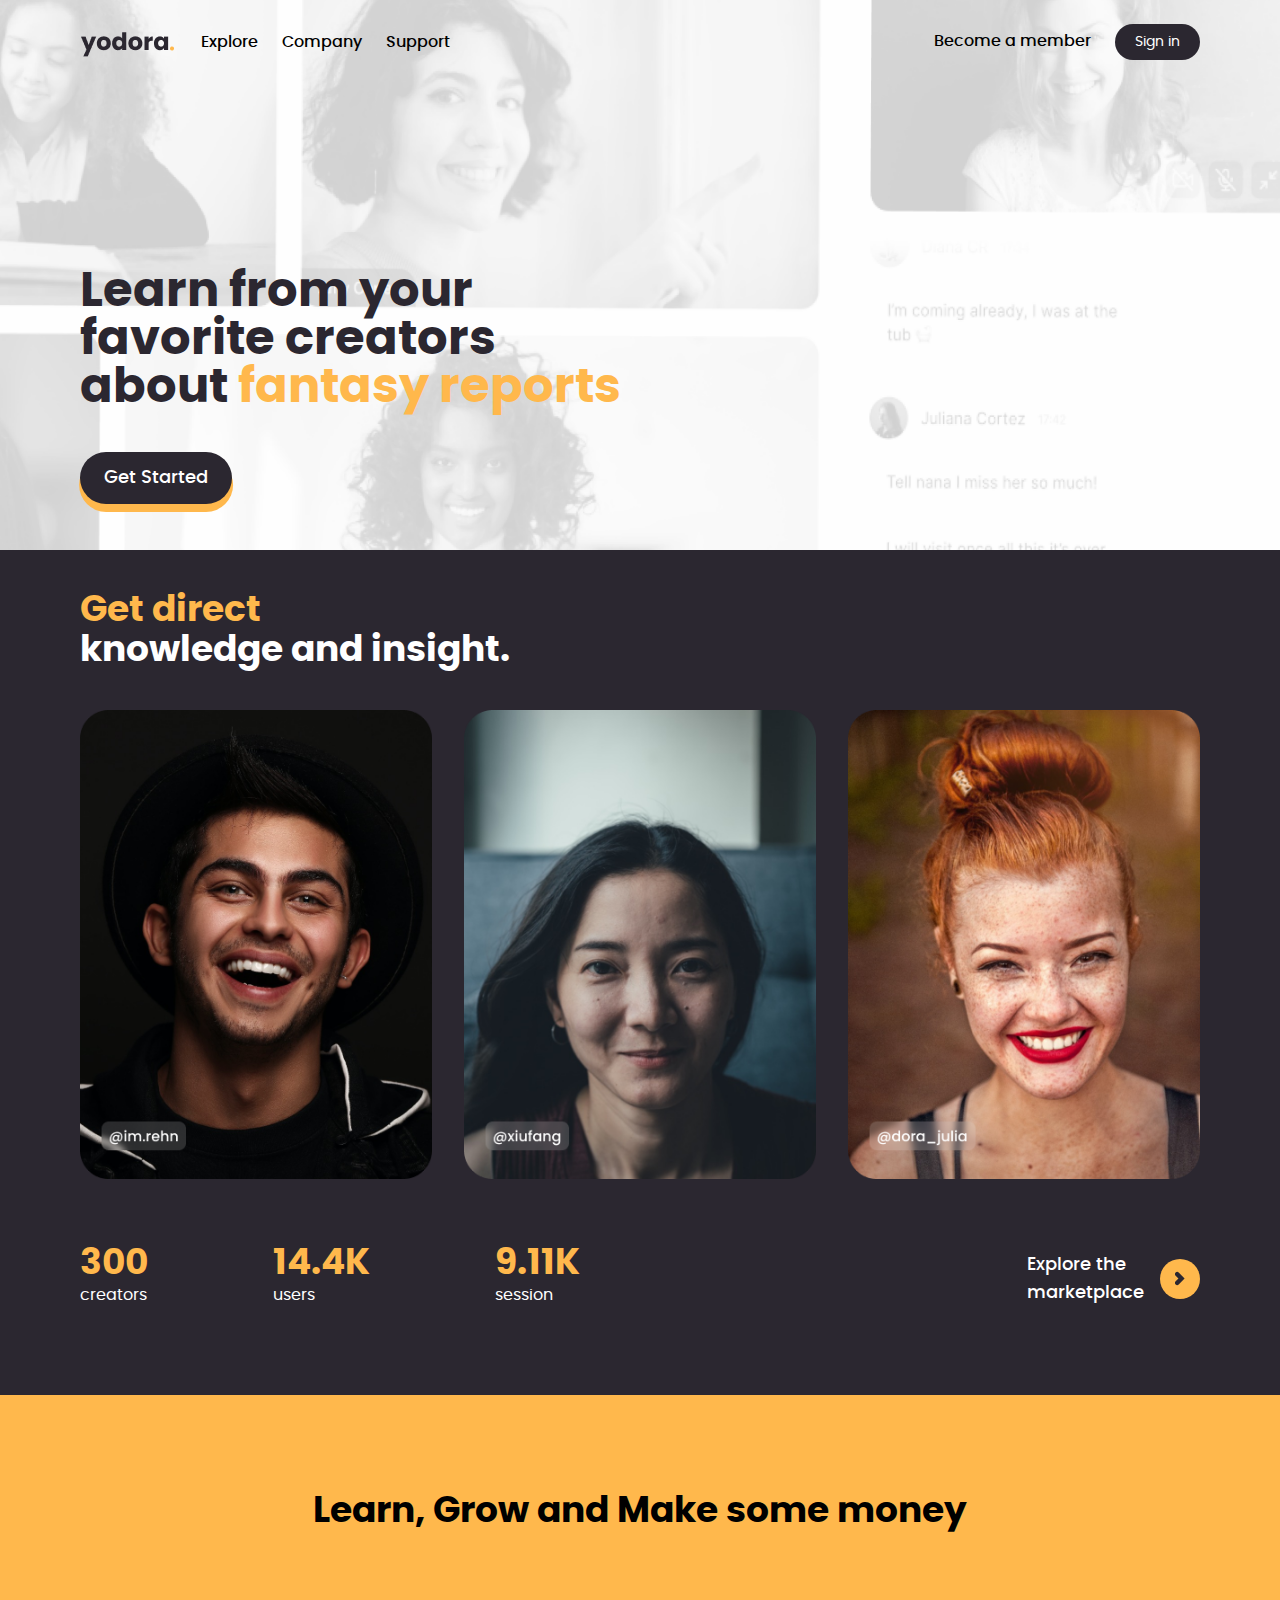
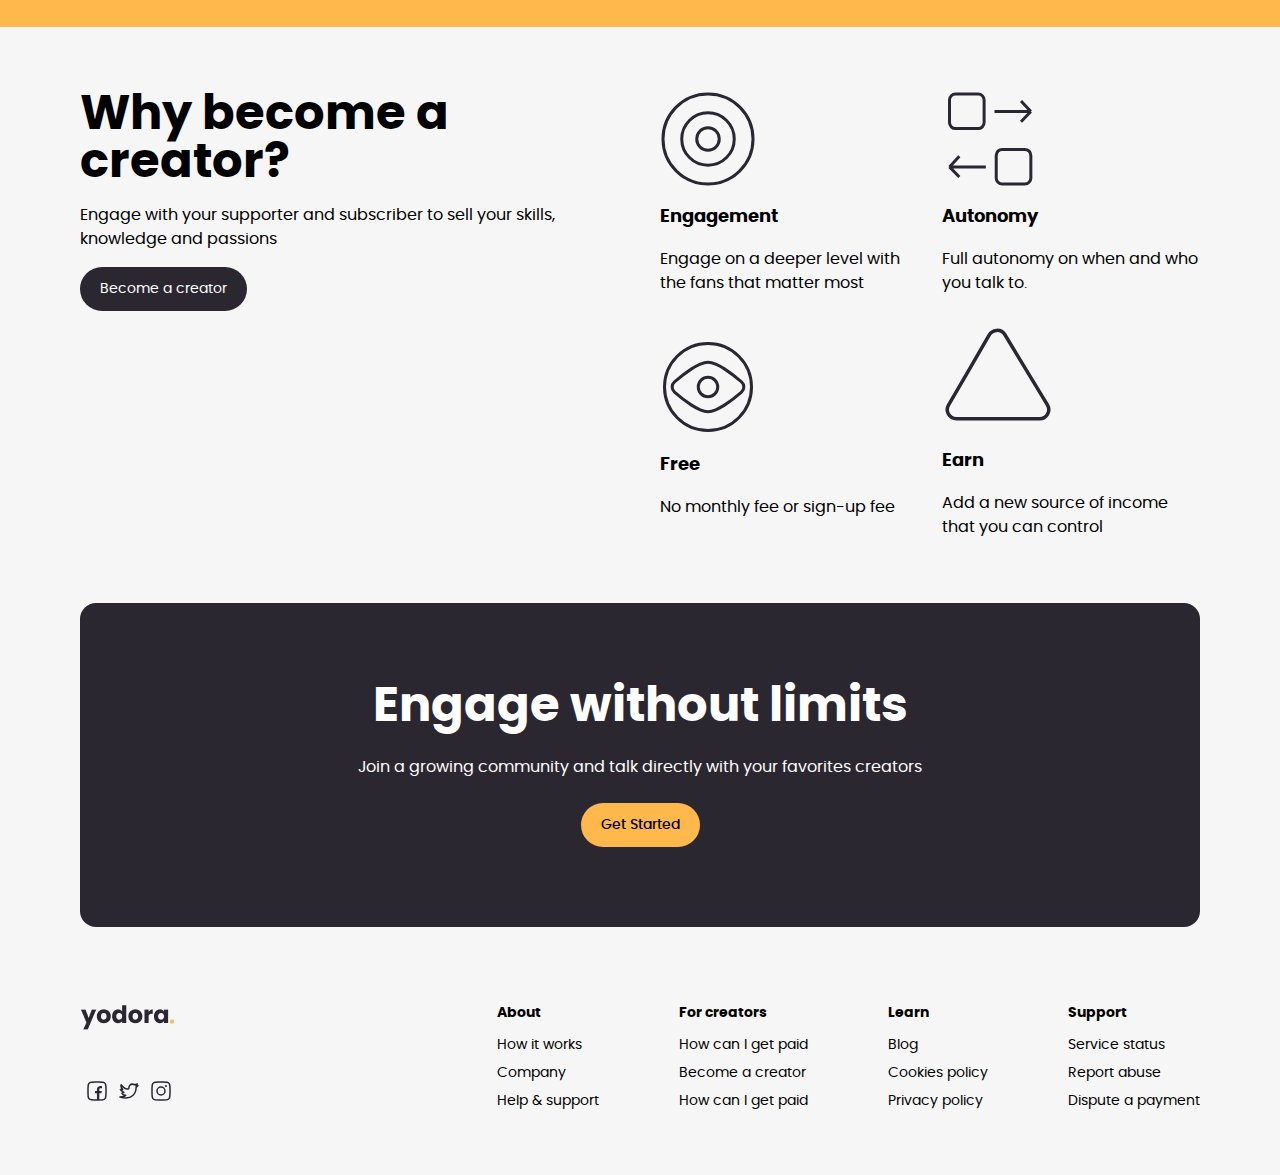
<file: index.html>
<!DOCTYPE html>
<html lang="en">
  <head>
    <meta charset="UTF-8" />
    <meta name="viewport" content="width=device-width, initial-scale=1.0" />
    <link href="./src/output.css" rel="stylesheet" />
    <link
      rel="icon"
      type="image/png"
      sizes="32x32"
      href="./src/assets/images/logo.png"
    />
    <title>Landing Page</title>
  </head>
  <body class="font-custom">
    <main>
      <!-- hero section -->
      <div
        class="w-full md:h-[550px] h-[450px] bg-cover bg-no-repeat bg-top md:bg-bgImage bg-white relative"
      >
        <div
          class="top-0 inset-0 bottom-0 absolute md:bg-gray-100 md:bg-opacity-10 tablet:px-20 p-6"
        >
          <!-- navbar menu section -->
          <nav class="flex items-center justify-between md:pb-20">
            <div class="flex items-center gap-6">
              <img src="./src/assets/images/logo.png" alt="Logo" />
              <div class="space-x-5 font-medium md:block hidden">
                <a href="#">Explore</a>
                <a href="#">Company</a>
                <a href="#">Support</a>
              </div>
            </div>
            <div class="space-x-5 md:block hidden">
              <a class="font-medium" href="#">Become a member</a>
              <button
                class="bg-secondary text-white p-2 px-5 rounded-full text-sm hover:bg-primary hover:text-black transition-opacity"
              >
                Sign in
              </button>
            </div>
            <!-- mobile menu icon -->
            <div class="md:hidden block">
              <svg
                xmlns="http://www.w3.org/2000/svg"
                width="24"
                height="24"
                fill="none"
              >
                <circle cx="5" cy="5" r="1" fill="currentColor" />
                <circle cx="12" cy="5" r="1" fill=" currentColor" />
                <circle cx="19" cy="5" r="1" fill="currentColor" />
                <circle cx="5" cy="12" r="1" fill="currentColor" />
                <circle cx="12" cy="12" r="1" fill="currentColor" />
                <circle cx="19" cy="12" r="1" fill="currentColor" />
                <circle cx="5" cy="19" r="1" fill="currentColor" />
                <circle cx="12" cy="19" r="1" fill="currentColor" />
                <circle cx="19" cy="19" r="1" fill="currentColor" />
              </svg>
            </div>
          </nav>
          <!-- call to action section -->
          <div class="relative md:mt-32 mt-12">
            <div class="md:w-[550px] w-[320px]">
              <h1 class="font-bold md:text-5xl text-3xl text-secondary">
                Learn from your favorite creators about
                <span class="text-primary">fantasy reports</span>
              </h1>
            </div>
            <div class="relative">
              <div class="py-10 md:block hidden">
                <button
                  class="bg-secondary text-white font-medium text-lg py-3 px-6 rounded-full shadow-bottom focus:outline-none animate-beep"
                >
                  Get Started
                </button>
              </div>
              <div
                class="flex items-center justify-center size-28 border border-secondary rounded-full absolute right-0 -bottom-20 md:hidden"
              >
                <div
                  class="flex flex-col items-center justify-center text-white size-24 bg-secondary rounded-full"
                >
                  <p class="text-lg font-bold">1:1</p>
                  <p class="text-[9px]">Video Calls</p>
                </div>
              </div>
            </div>
            <div
              class="absolute md:hidden block -bottom-[19rem] left-1/2 transform -translate-x-1/2 w-[350px] h-auto"
            >
              <img
                class="w-full object-cover"
                src="./src/assets/images/banner-mobile.png"
                alt=""
              />
            </div>
          </div>
        </div>
      </div>

      <!-- team members sections -->
      <div class="bg-secondary tablet:px-20 p-6 pt-10 md:text-start">
        <div class="md:mt-0 mt-24">
          <h2 class="md:text-4xl text-3xl font-bold text-white">
            <span class="text-primary">Get direct</span> <br />
            knowledge and insight.
          </h2>
        </div>
        <div
          class="grid grid-cols-[repeat(auto-fit,minmax(200px,1fr))] items-center justify-center gap-8 my-10"
        >
          <div class="rounded-2xl relative">
            <img
              class="w-full h-auto object-cover"
              src="./src/assets/images/img-card.png"
              alt="Team-members-image"
            />
            <!-- <div class="absolute bottom-6 left-5">
              <button
                class="text-white text-sm bg-gray-100/10 backdrop-blur-sm rounded-md p-2 px-3"
              >
                @im.rehn
              </button>
            </div> -->
          </div>
          <div class="rounded-2xl relative">
            <img
              class="w-full h-auto object-cover"
              src="./src/assets/images/img-card (1).png"
              alt="Team-members-image"
            />
            <!-- <div class="absolute bottom-6 left-5">
              <button
                class="text-white text-sm bg-gray-100/10 backdrop-blur-sm rounded-md p-2 px-3"
              >
                @xiufang
              </button>
            </div> -->
          </div>
          <div class="rounded-2xl relative">
            <img
              class="w-full h-auto object-cover"
              src="./src/assets/images/img-card (2).png"
              alt="Team-members-image"
            />
            <!-- <div class="absolute bottom-6 left-5">
              <button
                class="text-white text-sm bg-gray-100/10 backdrop-blur-sm rounded-md p-2 px-3"
              >
                @dora_julia
              </button>
            </div> -->
          </div>
        </div>
        <div
          class="flex mobile:flex-row flex-col mobile:items-end items-center justify-between gap-8 my-16"
        >
          <div
            class="flex mobile:flex-row flex-col gap-8 flex-1 justify-between max-w-[500px]"
          >
            <div>
              <h1 class="text-primary text-4xl font-bold">300</h1>
              <p class="text-white">creators</p>
            </div>
            <div>
              <h1 class="text-primary text-4xl font-bold">14.4K</h1>
              <p class="text-white">users</p>
            </div>
            <div>
              <h1 class="text-primary text-4xl font-bold">9.11K</h1>
              <p class="text-white">session</p>
            </div>
          </div>
          <div class="flex items-center gap-4">
            <h3 class="font-medium text-white text-lg">
              Explore the <br class="mobile:block hidden" />
              marketplace
            </h3>
            <div
              class="size-10 flex justify-center items-center bg-primary rounded-full"
            >
              <svg
                width="10"
                height="23"
                viewBox="0 0 23 30"
                fill="none"
                xmlns="http://www.w3.org/2000/svg"
              >
                <path
                  d="M5 5L15 15L5 25"
                  stroke="#2B2730"
                  stroke-width="10"
                  stroke-linecap="round"
                />
              </svg>
            </div>
          </div>
        </div>
      </div>

      <!-- Become a creator Section -->
      <div
        class="md:flex justify-center items-center bg-primary px-20 py-24 hidden"
      >
        <h3 class="font-bold text-4xl text-center">
          Learn, Grow and Make some money
        </h3>
      </div>

      <div class="bg-tertiary tablet:px-20 py-16 p-6">
        <div class="flex tablet:flex-row flex-col gap-10">
          <div class="space-y-4 flex-1">
            <h1 class="font-bold tablet:text-5xl text-3xl">
              Why become a creator?
            </h1>
            <p>
              Engage with your supporter and subscriber to sell your skills,
              knowledge and passions
            </p>
            <div>
              <button
                class="bg-secondary text-white p-3 px-5 rounded-full text-sm"
              >
                Become a creator
              </button>
            </div>
          </div>
          <div
            class="grid grid-cols-[repeat(auto-fill,minmax(200px,1fr))] items-center md:justify-between justify-center gap-6 flex-1"
          >
            <div
              class="space-y-4 flex justify-center flex-col items-center md:items-start"
            >
              <div class="md:w-24 w-20">
                <img src="./src/assets/icons/engaze-svg.svg" alt=" Engage" />
              </div>
              <h3 class="font-bold text-lg">Engagement</h3>
              <p class="text-center md:text-start">
                Engage on a deeper level with the fans that matter most
              </p>
            </div>
            <div
              class="space-y-4 flex justify-center flex-col items-center md:items-start"
            >
              <div class="md:w-24 w-20">
                <img src="./src/assets/icons/autonomy-svg.svg" alt="" />
              </div>
              <h3 class="font-bold text-lg">Autonomy</h3>
              <p class="text-center md:text-start">
                Full autonomy on when and who you talk to.
              </p>
            </div>
            <div
              class="space-y-4 flex justify-center flex-col items-center md:items-start"
            >
              <div class="md:w-24 w-20">
                <img src="./src/assets/icons/free-svg.svg" alt="Sign Up Icon" />
              </div>
              <h3 class="font-bold text-lg">Free</h3>
              <p class="text-center md:text-start">
                No monthly fee or sign-up fee
              </p>
            </div>
            <div
              class="space-y-4 flex justify-center flex-col items-center md:items-start"
            >
              <div class="w-28">
                <img
                  src="./src/assets/icons/earn-svg (1).svg"
                  alt="Earn Icon"
                />
              </div>
              <h3 class="font-bold text-lg">Earn</h3>
              <p class="text-center md:text-start">
                Add a new source of income that you can control
              </p>
            </div>
          </div>
        </div>
        <div
          class="bg-secondary py-20 px-6 rounded-2xl flex items-center justify-center md:my-16 my-8"
        >
          <div class="space-y-6 text-center">
            <h1 class="font-bold md:text-5xl text-3xl text-white">
              Engage without limits
            </h1>
            <p class="text-white">
              Join a growing community and talk directly with your favorites
              creators
            </p>
            <div>
              <button
                class="bg-primary p-3 px-5 rounded-full text-sm font-medium animate-beep"
              >
                Get Started
              </button>
            </div>
          </div>
        </div>

        <!-- footer section -->
        <div
          class="flex md:flex-row md:items-center flex-col-reverse md:justify-between gap-6"
        >
          <div class="space-y-12 flex flex-col items-center">
            <img src="./src/assets/images/logo.png" alt="Logo" />
            <div class="flex items-center gap-2">
              <svg
                xmlns="http://www.w3.org/2000/svg"
                width="24"
                height="24"
                fill="none"
              >
                <path
                  stroke="#2B2730"
                  stroke-width="1.5"
                  d="M3 10.2v3.988c0 2.63 0 3.945.595 4.91a4 4 0 0 0 1.307 1.307c.965.595 2.28.595 4.91.595H13.8c3 0 4.5 0 5.551-.764.34-.247.638-.545.885-.885C21 18.3 21 16.8 21 13.8v-3.6c0-3 0-4.5-.764-5.551a4.002 4.002 0 0 0-.885-.885C18.3 3 16.8 3 13.8 3h-3.6c-3 0-4.5 0-5.551.764a4 4 0 0 0-.885.885C3 5.7 3 7.2 3 10.2Z"
                />
                <path
                  fill="#2B2730"
                  fill-rule="evenodd"
                  d="M14.638 9.496c-.384.394-.36.716-.36 1.403v1.082h2.555l-.52 2.165h-2.035V21h-2.334v-6.854H10V11.98h1.944v-1.082c0-.757.104-1.973.962-2.854.967-.993 2.15-1.25 4.094-.89V9.32c-1.508-.382-2.159-.033-2.362.176Z"
                  clip-rule="evenodd"
                />
              </svg>
              <svg
                xmlns="http://www.w3.org/2000/svg"
                width="24"
                height="24"
                fill="none"
              >
                <path
                  stroke="#2B2730"
                  stroke-linecap="round"
                  stroke-linejoin="round"
                  stroke-width="1.5"
                  d="M3 18.099c12.868 3.699 16.085-4.88 16.085-9.632L21 6.541 19.085 7l1.149-2-2.298.77c-4.902-2.157-6.127 1.67-6.127 3.853-2.452 1.541-6.128-1.926-7.66-3.852-.613 1.54.766 3.724 1.532 4.623H3.383c.306.924 2.426 2.44 3.447 3.082l-1.915.77c.613 1.85 2.808 2.055 3.83 1.927-.307.924-3.958 1.67-5.745 1.926Z"
                />
              </svg>
              <svg
                xmlns="http://www.w3.org/2000/svg"
                width="24"
                height="24"
                fill="none"
              >
                <path
                  stroke="#2B2730"
                  stroke-width="1.5"
                  d="M10.2 21h3.6c3 0 4.5 0 5.551-.764.34-.247.638-.545.885-.885C21 18.3 21 16.8 21 13.8v-3.6c0-3 0-4.5-.764-5.551a4.002 4.002 0 0 0-.885-.885C18.3 3 16.8 3 13.8 3h-3.6c-3 0-4.5 0-5.551.764a4 4 0 0 0-.885.885C3 5.7 3 7.2 3 10.2v3.6c0 3 0 4.5.764 5.551.247.34.545.638.885.885C5.7 21 7.2 21 10.2 21Z"
                />
                <circle
                  cx="12"
                  cy="12"
                  r="4"
                  stroke="#2B2730"
                  stroke-width="1.5"
                />
                <circle cx="17" cy="7" r="1" fill="#2B2730" />
              </svg>
            </div>
          </div>
          <div
            class="flex md:flex-row flex-col gap-4 md:gap-20 text-sm flex-wrap"
          >
            <div>
              <div class="font-bold my-3">
                <h3>About</h3>
              </div>
              <div class="space-y-2">
                <p>How it works</p>
                <p>Company</p>
                <p>Help & support</p>
              </div>
            </div>
            <div>
              <div class="font-bold my-3">
                <h3>For creators</h3>
              </div>
              <div class="space-y-2">
                <p>How can I get paid</p>
                <p>Become a creator</p>
                <p>How can I get paid</p>
              </div>
            </div>
            <div>
              <div class="font-bold my-3">
                <h3>Learn</h3>
              </div>
              <div class="space-y-2">
                <p>Blog</p>
                <p>Cookies policy</p>
                <p>Privacy policy</p>
              </div>
            </div>
            <div>
              <div class="font-bold my-3">
                <h3>Support</h3>
              </div>
              <div class="space-y-2">
                <p>Service status</p>
                <p>Report abuse</p>
                <p>Dispute a payment</p>
              </div>
            </div>
          </div>
        </div>
      </div>
    </main>
  </body>
</html>
</file>
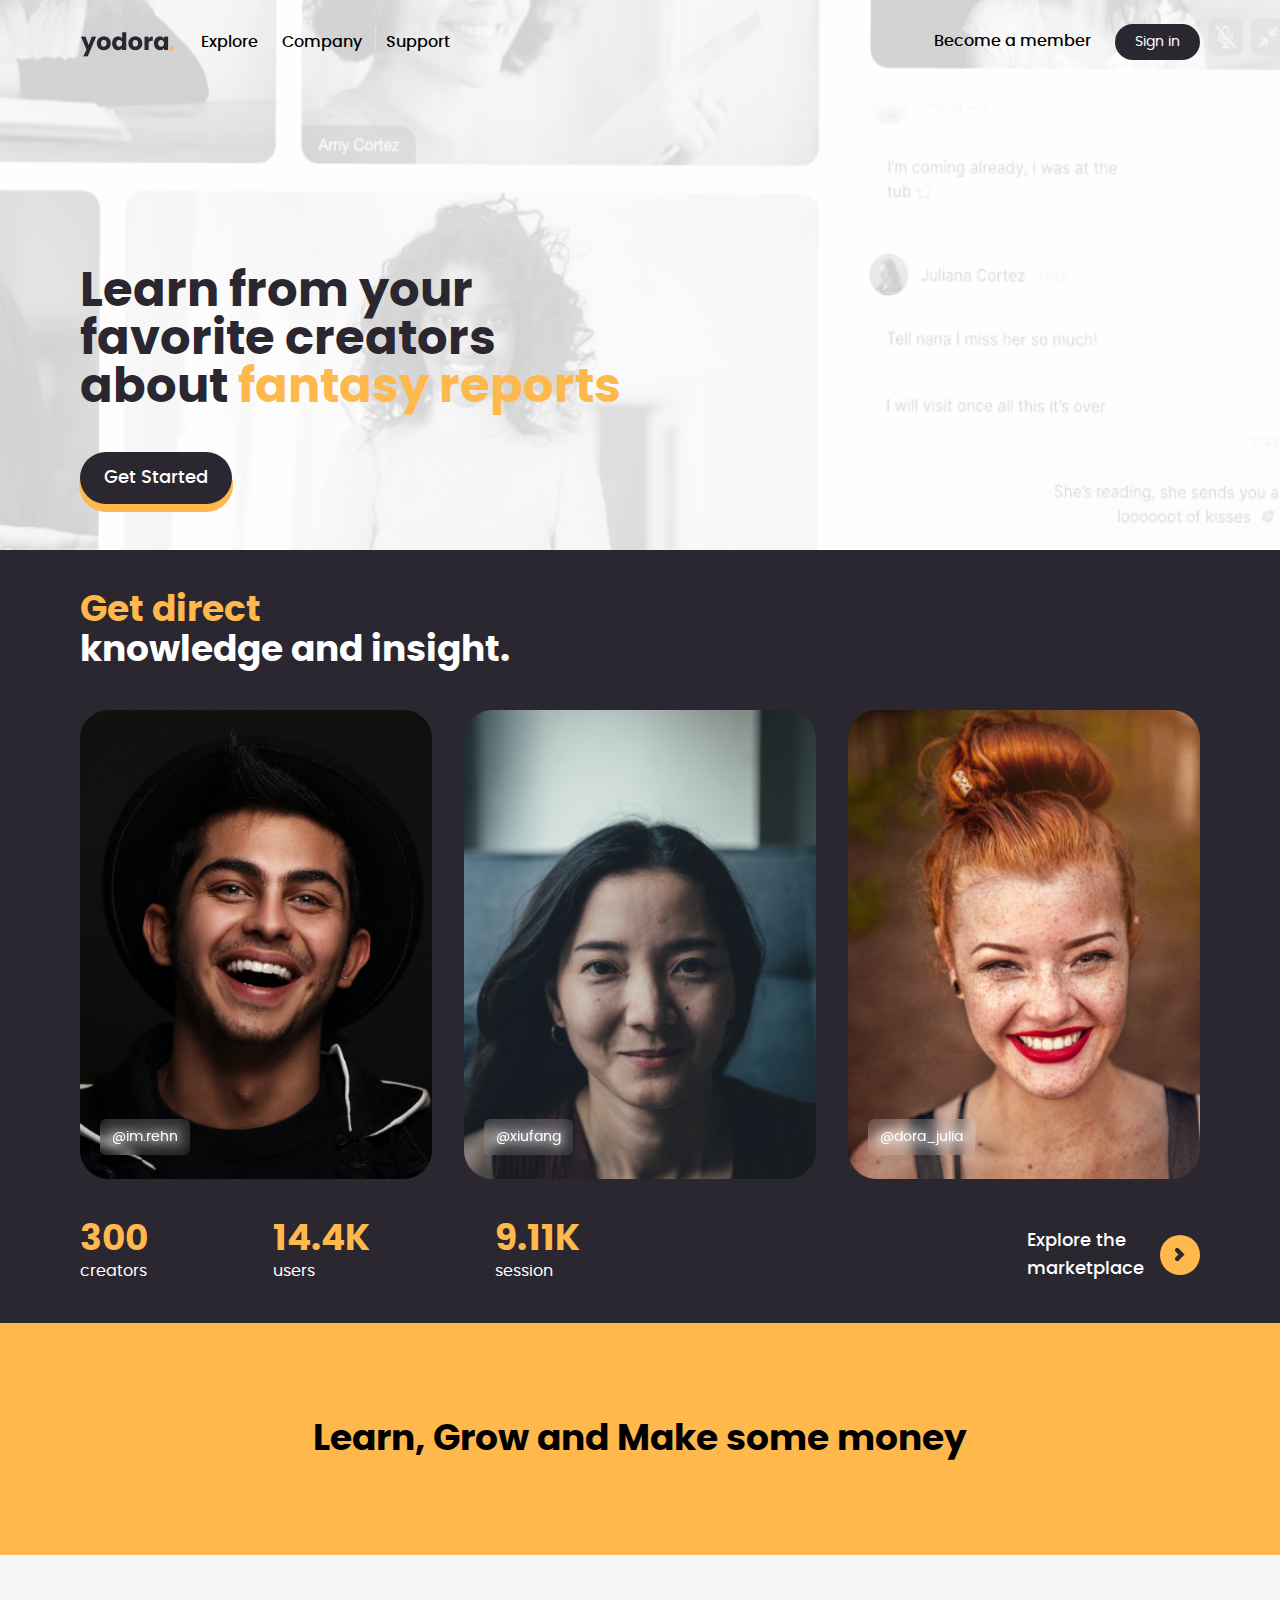
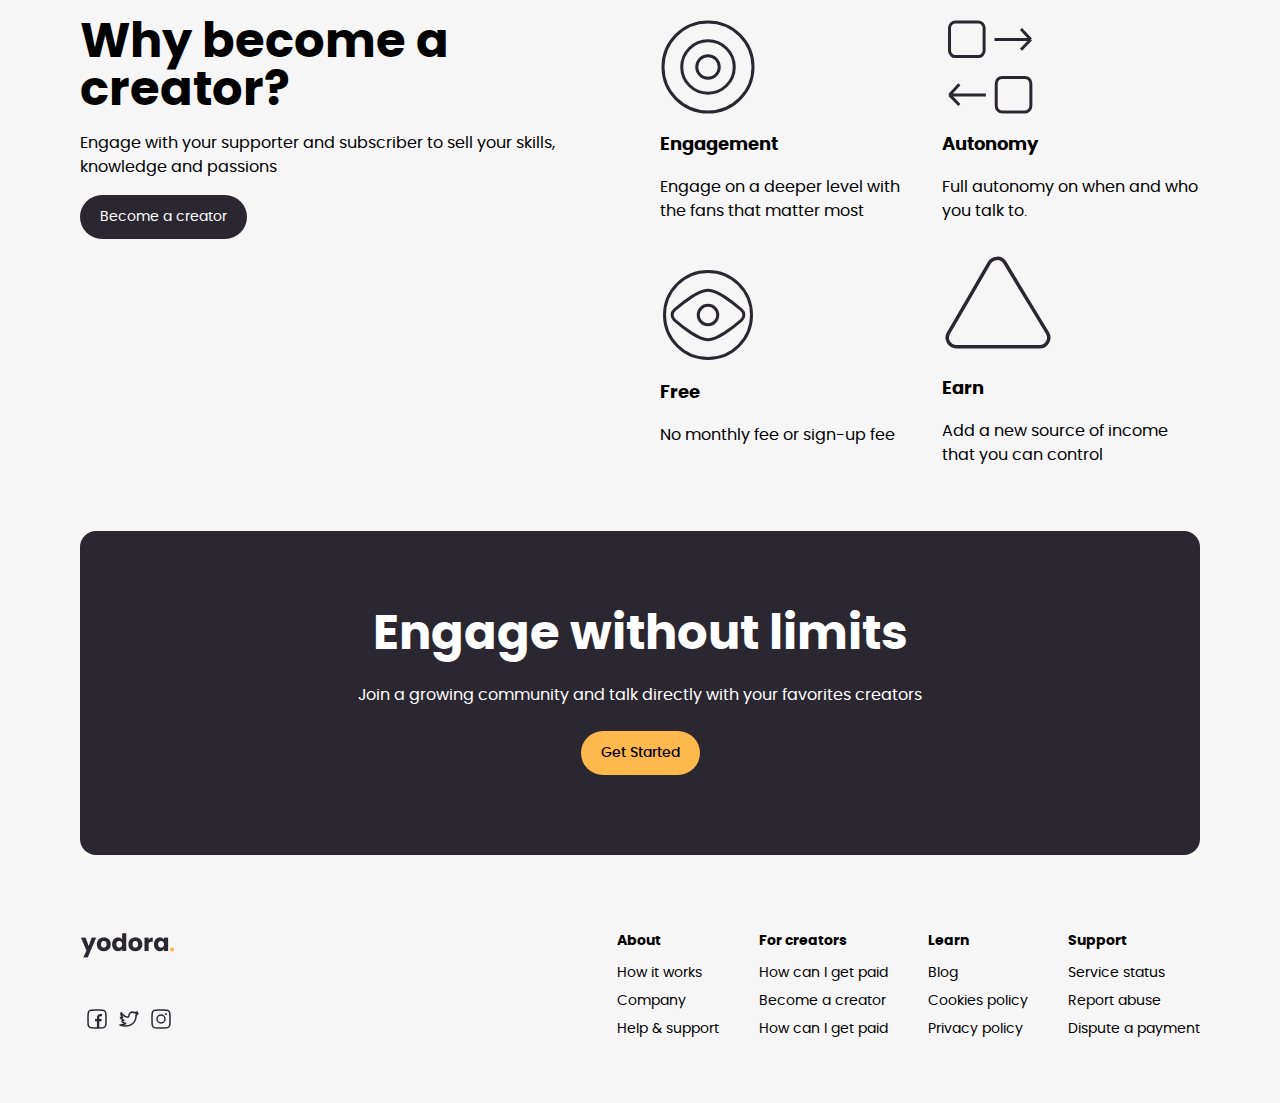
<file: src/index.html>
<!DOCTYPE html>
<html lang="en">
  <head>
    <meta charset="UTF-8" />
    <meta name="viewport" content="width=device-width, initial-scale=1.0" />
    <link href="./output.css" rel="stylesheet" />
    <title>Document</title>
  </head>
  <body class="font-custom max-w-[1280px] mx-auto">
    <main>
      <!-- hero section -->
      <div
        class="w-full md:h-[550px] h-[450px] bg-cover bg-center md:bg-bgImage bg-white relative"
      >
        <!-- <img
          src="./assets/images/banner.png"
          alt="Descriptive Alt Text"
          class="object-cover w-full h-full"
        /> -->

        <div
          class="top-0 inset-0 bottom-0 absolute md:bg-gray-100 md:bg-opacity-10 tablet:px-20 p-6"
        >
          <!-- navbar menu section -->
          <nav class="flex items-center justify-between md:pb-20">
            <div class="flex items-center gap-6">
              <img src="./assets/images/logo.png" alt="Logo" />
              <div class="space-x-5 font-medium md:block hidden">
                <a href="#">Explore</a>
                <a href="#">Company</a>
                <a href="#">Support</a>
              </div>
            </div>
            <div class="space-x-5 md:block hidden">
              <a class="font-medium" href="#">Become a member</a>
              <button
                class="bg-secondary text-white p-2 px-5 rounded-full text-sm hover:bg-primary hover:text-black transition-opacity"
              >
                Sign in
              </button>
            </div>
            <!-- mobile menu icon -->
            <div class="md:hidden block">
              <svg
                xmlns="http://www.w3.org/2000/svg"
                width="24"
                height="24"
                fill="none"
              >
                <circle cx="5" cy="5" r="1" fill="currentColor" />
                <circle cx="12" cy="5" r="1" fill=" currentColor" />
                <circle cx="19" cy="5" r="1" fill="currentColor" />
                <circle cx="5" cy="12" r="1" fill="currentColor" />
                <circle cx="12" cy="12" r="1" fill="currentColor" />
                <circle cx="19" cy="12" r="1" fill="currentColor" />
                <circle cx="5" cy="19" r="1" fill="currentColor" />
                <circle cx="12" cy="19" r="1" fill="currentColor" />
                <circle cx="19" cy="19" r="1" fill="currentColor" />
              </svg>
            </div>
          </nav>
          <!-- call to action section -->
          <div class="relative md:mt-32 mt-12">
            <div class="md:w-[550px] w-[320px]">
              <h1 class="font-bold md:text-5xl text-3xl text-secondary">
                Learn from your favorite creators about
                <span class="text-primary">fantasy reports</span>
              </h1>
            </div>
            <div class="relative">
              <div class="py-10 md:block hidden">
                <button
                  class="bg-secondary text-white font-medium text-lg py-3 px-6 rounded-full shadow-bottom focus:outline-none animate-beep"
                >
                  Get Started
                </button>
              </div>
              <div
                class="flex items-center justify-center size-28 border border-secondary rounded-full absolute right-0 -bottom-20 md:hidden"
              >
                <div
                  class="flex flex-col items-center justify-center text-white size-24 bg-secondary rounded-full"
                >
                  <p class="text-lg font-bold">1:1</p>
                  <p class="text-[9px]">Video Calls</p>
                </div>
              </div>
            </div>
            <div
              class="absolute md:hidden block -bottom-[19rem] left-1/2 transform -translate-x-1/2 w-[350px] h-auto"
            >
              <img
                class="w-full object-cover"
                src="./assets/images/banner-mobile.png"
                alt=""
              />
            </div>
          </div>
        </div>
      </div>

      <!-- team members sections -->
      <div class="bg-secondary tablet:px-20 p-6 py-10 md:text-start">
        <div class="md:mt-0 mt-24">
          <h2 class="md:text-4xl text-3xl font-bold text-white">
            <span class="text-primary">Get direct</span> <br />
            knowledge and insight.
          </h2>
        </div>
        <div
          class="grid grid-cols-[repeat(auto-fit,minmax(200px,1fr))] items-center justify-center gap-8 my-10"
        >
          <div class="rounded-2xl relative">
            <img
              class="w-full h-auto object-cover"
              src="./assets/images/img-card.png"
              alt=""
            />
            <div class="absolute bottom-6 left-5">
              <button
                class="text-white text-sm bg-gray-100/10 backdrop-blur-sm rounded-md p-2 px-3"
              >
                @im.rehn
              </button>
            </div>
          </div>
          <div class="rounded-2xl relative">
            <img
              class="w-full h-auto object-cover"
              src="./assets/images/img-card (1).png"
              alt=""
            />
            <div class="absolute bottom-6 left-5">
              <button
                class="text-white text-sm bg-gray-100/10 backdrop-blur-sm rounded-md p-2 px-3"
              >
                @xiufang
              </button>
            </div>
          </div>
          <div class="rounded-2xl relative">
            <img
              class="w-full h-auto object-cover"
              src="./assets/images/img-card (2).png"
              alt=""
            />
            <div class="absolute bottom-6 left-5">
              <button
                class="text-white text-sm bg-gray-100/10 backdrop-blur-sm rounded-md p-2 px-3"
              >
                @dora_julia
              </button>
            </div>
          </div>
        </div>
        <div
          class="flex mobile:flex-row flex-col mobile:items-end items-center justify-between gap-8"
        >
          <div
            class="flex mobile:flex-row flex-col gap-8 flex-1 justify-between max-w-[500px]"
          >
            <div>
              <h1 class="text-primary text-4xl font-bold">300</h1>
              <p class="text-white">creators</p>
            </div>
            <div>
              <h1 class="text-primary text-4xl font-bold">14.4K</h1>
              <p class="text-white">users</p>
            </div>
            <div>
              <h1 class="text-primary text-4xl font-bold">9.11K</h1>
              <p class="text-white">session</p>
            </div>
          </div>
          <div class="flex items-center gap-4">
            <h3 class="font-medium text-white text-lg">
              Explore the <br class="mobile:block hidden" />
              marketplace
            </h3>
            <div
              class="size-10 flex justify-center items-center bg-primary rounded-full"
            >
              <svg
                width="10"
                height="23"
                viewBox="0 0 23 30"
                fill="none"
                xmlns="http://www.w3.org/2000/svg"
              >
                <path
                  d="M5 5L15 15L5 25"
                  stroke="#2B2730"
                  stroke-width="10"
                  stroke-linecap="round"
                />
              </svg>
            </div>
          </div>
        </div>
      </div>

      <!-- Become a creator Section -->
      <div
        class="md:flex justify-center items-center bg-primary px-20 py-24 hidden"
      >
        <h3 class="font-bold text-4xl text-center">
          Learn, Grow and Make some money
        </h3>
      </div>

      <div class="bg-tertiary tablet:px-20 py-16 p-6">
        <div class="flex tablet:flex-row flex-col gap-10">
          <div class="space-y-4 flex-1">
            <h1 class="font-bold tablet:text-5xl text-3xl">
              Why become a creator?
            </h1>
            <p>
              Engage with your supporter and subscriber to sell your skills,
              knowledge and passions
            </p>
            <div>
              <button
                class="bg-secondary text-white p-3 px-5 rounded-full text-sm"
              >
                Become a creator
              </button>
            </div>
          </div>
          <div
            class="grid grid-cols-[repeat(auto-fill,minmax(200px,1fr))] items-center md:justify-between justify-center gap-6 flex-1"
          >
            <div
              class="space-y-4 flex justify-center flex-col items-center md:items-start"
            >
              <div class="md:w-24 w-20">
                <img src="./assets/icons/engaze-svg.svg" alt=" Engage" />
              </div>
              <h3 class="font-bold text-lg">Engagement</h3>
              <p class="text-center md:text-start">
                Engage on a deeper level with the fans that matter most
              </p>
            </div>
            <div
              class="space-y-4 flex justify-center flex-col items-center md:items-start"
            >
              <div class="md:w-24 w-20">
                <img src="./assets/icons/autonomy-svg.svg" alt="" />
              </div>
              <h3 class="font-bold text-lg">Autonomy</h3>
              <p class="text-center md:text-start">
                Full autonomy on when and who you talk to.
              </p>
            </div>
            <div
              class="space-y-4 flex justify-center flex-col items-center md:items-start"
            >
              <div class="md:w-24 w-20">
                <img src="./assets/icons/free-svg.svg" alt="Sign Up Icon" />
              </div>
              <h3 class="font-bold text-lg">Free</h3>
              <p class="text-center md:text-start">
                No monthly fee or sign-up fee
              </p>
            </div>
            <div
              class="space-y-4 flex justify-center flex-col items-center md:items-start"
            >
              <div class="w-28">
                <img src="./assets/icons/earn-svg (1).svg" alt="Earn Icon" />
              </div>
              <h3 class="font-bold text-lg">Earn</h3>
              <p class="text-center md:text-start">
                Add a new source of income that you can control
              </p>
            </div>
          </div>
        </div>
        <div
          class="bg-secondary py-20 px-6 rounded-2xl flex items-center justify-center md:my-16 my-8"
        >
          <div class="space-y-6 text-center">
            <h1 class="font-bold md:text-5xl text-3xl text-white">
              Engage without limits
            </h1>
            <p class="text-white">
              Join a growing community and talk directly with your favorites
              creators
            </p>
            <div>
              <button
                class="bg-primary p-3 px-5 rounded-full text-sm font-medium animate-beep"
              >
                Get Started
              </button>
            </div>
          </div>
        </div>

        <!-- footer section -->
        <div
          class="flex md:flex-row md:items-center flex-col-reverse md:justify-between gap-6"
        >
          <div class="space-y-12 flex flex-col items-center">
            <img src="./assets/images/logo.png" alt="Logo" />
            <div class="flex items-center gap-2">
              <svg
                xmlns="http://www.w3.org/2000/svg"
                width="24"
                height="24"
                fill="none"
              >
                <path
                  stroke="#2B2730"
                  stroke-width="1.5"
                  d="M3 10.2v3.988c0 2.63 0 3.945.595 4.91a4 4 0 0 0 1.307 1.307c.965.595 2.28.595 4.91.595H13.8c3 0 4.5 0 5.551-.764.34-.247.638-.545.885-.885C21 18.3 21 16.8 21 13.8v-3.6c0-3 0-4.5-.764-5.551a4.002 4.002 0 0 0-.885-.885C18.3 3 16.8 3 13.8 3h-3.6c-3 0-4.5 0-5.551.764a4 4 0 0 0-.885.885C3 5.7 3 7.2 3 10.2Z"
                />
                <path
                  fill="#2B2730"
                  fill-rule="evenodd"
                  d="M14.638 9.496c-.384.394-.36.716-.36 1.403v1.082h2.555l-.52 2.165h-2.035V21h-2.334v-6.854H10V11.98h1.944v-1.082c0-.757.104-1.973.962-2.854.967-.993 2.15-1.25 4.094-.89V9.32c-1.508-.382-2.159-.033-2.362.176Z"
                  clip-rule="evenodd"
                />
              </svg>
              <svg
                xmlns="http://www.w3.org/2000/svg"
                width="24"
                height="24"
                fill="none"
              >
                <path
                  stroke="#2B2730"
                  stroke-linecap="round"
                  stroke-linejoin="round"
                  stroke-width="1.5"
                  d="M3 18.099c12.868 3.699 16.085-4.88 16.085-9.632L21 6.541 19.085 7l1.149-2-2.298.77c-4.902-2.157-6.127 1.67-6.127 3.853-2.452 1.541-6.128-1.926-7.66-3.852-.613 1.54.766 3.724 1.532 4.623H3.383c.306.924 2.426 2.44 3.447 3.082l-1.915.77c.613 1.85 2.808 2.055 3.83 1.927-.307.924-3.958 1.67-5.745 1.926Z"
                />
              </svg>
              <svg
                xmlns="http://www.w3.org/2000/svg"
                width="24"
                height="24"
                fill="none"
              >
                <path
                  stroke="#2B2730"
                  stroke-width="1.5"
                  d="M10.2 21h3.6c3 0 4.5 0 5.551-.764.34-.247.638-.545.885-.885C21 18.3 21 16.8 21 13.8v-3.6c0-3 0-4.5-.764-5.551a4.002 4.002 0 0 0-.885-.885C18.3 3 16.8 3 13.8 3h-3.6c-3 0-4.5 0-5.551.764a4 4 0 0 0-.885.885C3 5.7 3 7.2 3 10.2v3.6c0 3 0 4.5.764 5.551.247.34.545.638.885.885C5.7 21 7.2 21 10.2 21Z"
                />
                <circle
                  cx="12"
                  cy="12"
                  r="4"
                  stroke="#2B2730"
                  stroke-width="1.5"
                />
                <circle cx="17" cy="7" r="1" fill="#2B2730" />
              </svg>
            </div>
          </div>
          <div
            class="flex md:flex-row flex-col gap-4 md:gap-10 text-sm flex-wrap"
          >
            <div>
              <div class="font-bold my-3">
                <h3>About</h3>
              </div>
              <div class="space-y-2">
                <p>How it works</p>
                <p>Company</p>
                <p>Help & support</p>
              </div>
            </div>
            <div>
              <div class="font-bold my-3">
                <h3>For creators</h3>
              </div>
              <div class="space-y-2">
                <p>How can I get paid</p>
                <p>Become a creator</p>
                <p>How can I get paid</p>
              </div>
            </div>
            <div>
              <div class="font-bold my-3">
                <h3>Learn</h3>
              </div>
              <div class="space-y-2">
                <p>Blog</p>
                <p>Cookies policy</p>
                <p>Privacy policy</p>
              </div>
            </div>
            <div>
              <div class="font-bold my-3">
                <h3>Support</h3>
              </div>
              <div class="space-y-2">
                <p>Service status</p>
                <p>Report abuse</p>
                <p>Dispute a payment</p>
              </div>
            </div>
          </div>
        </div>
      </div>
    </main>
  </body>
</html>
</file>
<file: src/output.css>
/*
! tailwindcss v3.4.6 | MIT License | https://tailwindcss.com
*/

/*
1. Prevent padding and border from affecting element width. (https://github.com/mozdevs/cssremedy/issues/4)
2. Allow adding a border to an element by just adding a border-width. (https://github.com/tailwindcss/tailwindcss/pull/116)
*/

*,
::before,
::after {
  box-sizing: border-box;
  /* 1 */
  border-width: 0;
  /* 2 */
  border-style: solid;
  /* 2 */
  border-color: #e5e7eb;
  /* 2 */
}

::before,
::after {
  --tw-content: '';
}

/*
1. Use a consistent sensible line-height in all browsers.
2. Prevent adjustments of font size after orientation changes in iOS.
3. Use a more readable tab size.
4. Use the user's configured `sans` font-family by default.
5. Use the user's configured `sans` font-feature-settings by default.
6. Use the user's configured `sans` font-variation-settings by default.
7. Disable tap highlights on iOS
*/

html,
:host {
  line-height: 1.5;
  /* 1 */
  -webkit-text-size-adjust: 100%;
  /* 2 */
  -moz-tab-size: 4;
  /* 3 */
  -o-tab-size: 4;
     tab-size: 4;
  /* 3 */
  font-family: ui-sans-serif, system-ui, sans-serif, "Apple Color Emoji", "Segoe UI Emoji", "Segoe UI Symbol", "Noto Color Emoji";
  /* 4 */
  font-feature-settings: normal;
  /* 5 */
  font-variation-settings: normal;
  /* 6 */
  -webkit-tap-highlight-color: transparent;
  /* 7 */
}

/*
1. Remove the margin in all browsers.
2. Inherit line-height from `html` so users can set them as a class directly on the `html` element.
*/

body {
  margin: 0;
  /* 1 */
  line-height: inherit;
  /* 2 */
}

/*
1. Add the correct height in Firefox.
2. Correct the inheritance of border color in Firefox. (https://bugzilla.mozilla.org/show_bug.cgi?id=190655)
3. Ensure horizontal rules are visible by default.
*/

hr {
  height: 0;
  /* 1 */
  color: inherit;
  /* 2 */
  border-top-width: 1px;
  /* 3 */
}

/*
Add the correct text decoration in Chrome, Edge, and Safari.
*/

abbr:where([title]) {
  -webkit-text-decoration: underline dotted;
          text-decoration: underline dotted;
}

/*
Remove the default font size and weight for headings.
*/

h1,
h2,
h3,
h4,
h5,
h6 {
  font-size: inherit;
  font-weight: inherit;
}

/*
Reset links to optimize for opt-in styling instead of opt-out.
*/

a {
  color: inherit;
  text-decoration: inherit;
}

/*
Add the correct font weight in Edge and Safari.
*/

b,
strong {
  font-weight: bolder;
}

/*
1. Use the user's configured `mono` font-family by default.
2. Use the user's configured `mono` font-feature-settings by default.
3. Use the user's configured `mono` font-variation-settings by default.
4. Correct the odd `em` font sizing in all browsers.
*/

code,
kbd,
samp,
pre {
  font-family: ui-monospace, SFMono-Regular, Menlo, Monaco, Consolas, "Liberation Mono", "Courier New", monospace;
  /* 1 */
  font-feature-settings: normal;
  /* 2 */
  font-variation-settings: normal;
  /* 3 */
  font-size: 1em;
  /* 4 */
}

/*
Add the correct font size in all browsers.
*/

small {
  font-size: 80%;
}

/*
Prevent `sub` and `sup` elements from affecting the line height in all browsers.
*/

sub,
sup {
  font-size: 75%;
  line-height: 0;
  position: relative;
  vertical-align: baseline;
}

sub {
  bottom: -0.25em;
}

sup {
  top: -0.5em;
}

/*
1. Remove text indentation from table contents in Chrome and Safari. (https://bugs.chromium.org/p/chromium/issues/detail?id=999088, https://bugs.webkit.org/show_bug.cgi?id=201297)
2. Correct table border color inheritance in all Chrome and Safari. (https://bugs.chromium.org/p/chromium/issues/detail?id=935729, https://bugs.webkit.org/show_bug.cgi?id=195016)
3. Remove gaps between table borders by default.
*/

table {
  text-indent: 0;
  /* 1 */
  border-color: inherit;
  /* 2 */
  border-collapse: collapse;
  /* 3 */
}

/*
1. Change the font styles in all browsers.
2. Remove the margin in Firefox and Safari.
3. Remove default padding in all browsers.
*/

button,
input,
optgroup,
select,
textarea {
  font-family: inherit;
  /* 1 */
  font-feature-settings: inherit;
  /* 1 */
  font-variation-settings: inherit;
  /* 1 */
  font-size: 100%;
  /* 1 */
  font-weight: inherit;
  /* 1 */
  line-height: inherit;
  /* 1 */
  letter-spacing: inherit;
  /* 1 */
  color: inherit;
  /* 1 */
  margin: 0;
  /* 2 */
  padding: 0;
  /* 3 */
}

/*
Remove the inheritance of text transform in Edge and Firefox.
*/

button,
select {
  text-transform: none;
}

/*
1. Correct the inability to style clickable types in iOS and Safari.
2. Remove default button styles.
*/

button,
input:where([type='button']),
input:where([type='reset']),
input:where([type='submit']) {
  -webkit-appearance: button;
  /* 1 */
  background-color: transparent;
  /* 2 */
  background-image: none;
  /* 2 */
}

/*
Use the modern Firefox focus style for all focusable elements.
*/

:-moz-focusring {
  outline: auto;
}

/*
Remove the additional `:invalid` styles in Firefox. (https://github.com/mozilla/gecko-dev/blob/2f9eacd9d3d995c937b4251a5557d95d494c9be1/layout/style/res/forms.css#L728-L737)
*/

:-moz-ui-invalid {
  box-shadow: none;
}

/*
Add the correct vertical alignment in Chrome and Firefox.
*/

progress {
  vertical-align: baseline;
}

/*
Correct the cursor style of increment and decrement buttons in Safari.
*/

::-webkit-inner-spin-button,
::-webkit-outer-spin-button {
  height: auto;
}

/*
1. Correct the odd appearance in Chrome and Safari.
2. Correct the outline style in Safari.
*/

[type='search'] {
  -webkit-appearance: textfield;
  /* 1 */
  outline-offset: -2px;
  /* 2 */
}

/*
Remove the inner padding in Chrome and Safari on macOS.
*/

::-webkit-search-decoration {
  -webkit-appearance: none;
}

/*
1. Correct the inability to style clickable types in iOS and Safari.
2. Change font properties to `inherit` in Safari.
*/

::-webkit-file-upload-button {
  -webkit-appearance: button;
  /* 1 */
  font: inherit;
  /* 2 */
}

/*
Add the correct display in Chrome and Safari.
*/

summary {
  display: list-item;
}

/*
Removes the default spacing and border for appropriate elements.
*/

blockquote,
dl,
dd,
h1,
h2,
h3,
h4,
h5,
h6,
hr,
figure,
p,
pre {
  margin: 0;
}

fieldset {
  margin: 0;
  padding: 0;
}

legend {
  padding: 0;
}

ol,
ul,
menu {
  list-style: none;
  margin: 0;
  padding: 0;
}

/*
Reset default styling for dialogs.
*/

dialog {
  padding: 0;
}

/*
Prevent resizing textareas horizontally by default.
*/

textarea {
  resize: vertical;
}

/*
1. Reset the default placeholder opacity in Firefox. (https://github.com/tailwindlabs/tailwindcss/issues/3300)
2. Set the default placeholder color to the user's configured gray 400 color.
*/

input::-moz-placeholder, textarea::-moz-placeholder {
  opacity: 1;
  /* 1 */
  color: #9ca3af;
  /* 2 */
}

input::placeholder,
textarea::placeholder {
  opacity: 1;
  /* 1 */
  color: #9ca3af;
  /* 2 */
}

/*
Set the default cursor for buttons.
*/

button,
[role="button"] {
  cursor: pointer;
}

/*
Make sure disabled buttons don't get the pointer cursor.
*/

:disabled {
  cursor: default;
}

/*
1. Make replaced elements `display: block` by default. (https://github.com/mozdevs/cssremedy/issues/14)
2. Add `vertical-align: middle` to align replaced elements more sensibly by default. (https://github.com/jensimmons/cssremedy/issues/14#issuecomment-634934210)
   This can trigger a poorly considered lint error in some tools but is included by design.
*/

img,
svg,
video,
canvas,
audio,
iframe,
embed,
object {
  display: block;
  /* 1 */
  vertical-align: middle;
  /* 2 */
}

/*
Constrain images and videos to the parent width and preserve their intrinsic aspect ratio. (https://github.com/mozdevs/cssremedy/issues/14)
*/

img,
video {
  max-width: 100%;
  height: auto;
}

/* Make elements with the HTML hidden attribute stay hidden by default */

[hidden] {
  display: none;
}

@font-face {
  font-family: "Poppins";

  font-weight: 700;

  src: url("./assets/fonts/poppins-bold-webfont.woff2") format("woff2"),
      url("./assets/fonts/poppins-bold-webfont.woff") format("woff");
}

@font-face {
  font-family: "Poppins";

  font-weight: 400;

  src: url("./assets/fonts/poppins-regular-webfont.woff2") format("woff2"),
      url("./assets/fonts/poppins-regular-webfont.woff") format("woff");
}

@font-face {
  font-family: "Poppins";

  font-weight: 500;

  src: url("./assets/fonts/poppins-medium-webfont.woff2") format("woff2"),
      url("./assets/fonts/poppins-medium-webfont.woff") format("woff");
}

*, ::before, ::after {
  --tw-border-spacing-x: 0;
  --tw-border-spacing-y: 0;
  --tw-translate-x: 0;
  --tw-translate-y: 0;
  --tw-rotate: 0;
  --tw-skew-x: 0;
  --tw-skew-y: 0;
  --tw-scale-x: 1;
  --tw-scale-y: 1;
  --tw-pan-x:  ;
  --tw-pan-y:  ;
  --tw-pinch-zoom:  ;
  --tw-scroll-snap-strictness: proximity;
  --tw-gradient-from-position:  ;
  --tw-gradient-via-position:  ;
  --tw-gradient-to-position:  ;
  --tw-ordinal:  ;
  --tw-slashed-zero:  ;
  --tw-numeric-figure:  ;
  --tw-numeric-spacing:  ;
  --tw-numeric-fraction:  ;
  --tw-ring-inset:  ;
  --tw-ring-offset-width: 0px;
  --tw-ring-offset-color: #fff;
  --tw-ring-color: rgb(59 130 246 / 0.5);
  --tw-ring-offset-shadow: 0 0 #0000;
  --tw-ring-shadow: 0 0 #0000;
  --tw-shadow: 0 0 #0000;
  --tw-shadow-colored: 0 0 #0000;
  --tw-blur:  ;
  --tw-brightness:  ;
  --tw-contrast:  ;
  --tw-grayscale:  ;
  --tw-hue-rotate:  ;
  --tw-invert:  ;
  --tw-saturate:  ;
  --tw-sepia:  ;
  --tw-drop-shadow:  ;
  --tw-backdrop-blur:  ;
  --tw-backdrop-brightness:  ;
  --tw-backdrop-contrast:  ;
  --tw-backdrop-grayscale:  ;
  --tw-backdrop-hue-rotate:  ;
  --tw-backdrop-invert:  ;
  --tw-backdrop-opacity:  ;
  --tw-backdrop-saturate:  ;
  --tw-backdrop-sepia:  ;
  --tw-contain-size:  ;
  --tw-contain-layout:  ;
  --tw-contain-paint:  ;
  --tw-contain-style:  ;
}

::backdrop {
  --tw-border-spacing-x: 0;
  --tw-border-spacing-y: 0;
  --tw-translate-x: 0;
  --tw-translate-y: 0;
  --tw-rotate: 0;
  --tw-skew-x: 0;
  --tw-skew-y: 0;
  --tw-scale-x: 1;
  --tw-scale-y: 1;
  --tw-pan-x:  ;
  --tw-pan-y:  ;
  --tw-pinch-zoom:  ;
  --tw-scroll-snap-strictness: proximity;
  --tw-gradient-from-position:  ;
  --tw-gradient-via-position:  ;
  --tw-gradient-to-position:  ;
  --tw-ordinal:  ;
  --tw-slashed-zero:  ;
  --tw-numeric-figure:  ;
  --tw-numeric-spacing:  ;
  --tw-numeric-fraction:  ;
  --tw-ring-inset:  ;
  --tw-ring-offset-width: 0px;
  --tw-ring-offset-color: #fff;
  --tw-ring-color: rgb(59 130 246 / 0.5);
  --tw-ring-offset-shadow: 0 0 #0000;
  --tw-ring-shadow: 0 0 #0000;
  --tw-shadow: 0 0 #0000;
  --tw-shadow-colored: 0 0 #0000;
  --tw-blur:  ;
  --tw-brightness:  ;
  --tw-contrast:  ;
  --tw-grayscale:  ;
  --tw-hue-rotate:  ;
  --tw-invert:  ;
  --tw-saturate:  ;
  --tw-sepia:  ;
  --tw-drop-shadow:  ;
  --tw-backdrop-blur:  ;
  --tw-backdrop-brightness:  ;
  --tw-backdrop-contrast:  ;
  --tw-backdrop-grayscale:  ;
  --tw-backdrop-hue-rotate:  ;
  --tw-backdrop-invert:  ;
  --tw-backdrop-opacity:  ;
  --tw-backdrop-saturate:  ;
  --tw-backdrop-sepia:  ;
  --tw-contain-size:  ;
  --tw-contain-layout:  ;
  --tw-contain-paint:  ;
  --tw-contain-style:  ;
}

.container {
  width: 100%;
}

@media (min-width: 580px) {
  .container {
    max-width: 580px;
  }
}

@media (min-width: 640px) {
  .container {
    max-width: 640px;
  }
}

@media (min-width: 768px) {
  .container {
    max-width: 768px;
  }
}

@media (min-width: 873px) {
  .container {
    max-width: 873px;
  }
}

@media (min-width: 1024px) {
  .container {
    max-width: 1024px;
  }
}

@media (min-width: 1280px) {
  .container {
    max-width: 1280px;
  }
}

@media (min-width: 1536px) {
  .container {
    max-width: 1536px;
  }
}

.sr-only {
  position: absolute;
  width: 1px;
  height: 1px;
  padding: 0;
  margin: -1px;
  overflow: hidden;
  clip: rect(0, 0, 0, 0);
  white-space: nowrap;
  border-width: 0;
}

.not-sr-only {
  position: static;
  width: auto;
  height: auto;
  padding: 0;
  margin: 0;
  overflow: visible;
  clip: auto;
  white-space: normal;
}

.pointer-events-none {
  pointer-events: none;
}

.pointer-events-auto {
  pointer-events: auto;
}

.\!visible {
  visibility: visible !important;
}

.visible {
  visibility: visible;
}

.invisible {
  visibility: hidden;
}

.collapse {
  visibility: collapse;
}

.static {
  position: static;
}

.fixed {
  position: fixed;
}

.absolute {
  position: absolute;
}

.relative {
  position: relative;
}

.sticky {
  position: sticky;
}

.-inset-1 {
  inset: -0.25rem;
}

.inset-0 {
  inset: 0px;
}

.-bottom-20 {
  bottom: -5rem;
}

.-bottom-\[19rem\] {
  bottom: -19rem;
}

.bottom-0 {
  bottom: 0px;
}

.bottom-6 {
  bottom: 1.5rem;
}

.left-1\/2 {
  left: 50%;
}

.left-5 {
  left: 1.25rem;
}

.right-0 {
  right: 0px;
}

.top-0 {
  top: 0px;
}

.isolate {
  isolation: isolate;
}

.isolation-auto {
  isolation: auto;
}

.float-start {
  float: inline-start;
}

.float-end {
  float: inline-end;
}

.float-right {
  float: right;
}

.float-left {
  float: left;
}

.float-none {
  float: none;
}

.clear-start {
  clear: inline-start;
}

.clear-end {
  clear: inline-end;
}

.clear-left {
  clear: left;
}

.clear-right {
  clear: right;
}

.clear-both {
  clear: both;
}

.clear-none {
  clear: none;
}

.mx-auto {
  margin-left: auto;
  margin-right: auto;
}

.my-10 {
  margin-top: 2.5rem;
  margin-bottom: 2.5rem;
}

.my-3 {
  margin-top: 0.75rem;
  margin-bottom: 0.75rem;
}

.my-8 {
  margin-top: 2rem;
  margin-bottom: 2rem;
}

.my-6 {
  margin-top: 1.5rem;
  margin-bottom: 1.5rem;
}

.my-20 {
  margin-top: 5rem;
  margin-bottom: 5rem;
}

.my-16 {
  margin-top: 4rem;
  margin-bottom: 4rem;
}

.mt-12 {
  margin-top: 3rem;
}

.mt-2 {
  margin-top: 0.5rem;
}

.mt-24 {
  margin-top: 6rem;
}

.box-border {
  box-sizing: border-box;
}

.box-content {
  box-sizing: content-box;
}

.line-clamp-none {
  overflow: visible;
  display: block;
  -webkit-box-orient: horizontal;
  -webkit-line-clamp: none;
}

.block {
  display: block;
}

.inline-block {
  display: inline-block;
}

.inline {
  display: inline;
}

.flex {
  display: flex;
}

.inline-flex {
  display: inline-flex;
}

.table {
  display: table;
}

.inline-table {
  display: inline-table;
}

.table-caption {
  display: table-caption;
}

.table-cell {
  display: table-cell;
}

.table-column {
  display: table-column;
}

.table-column-group {
  display: table-column-group;
}

.table-footer-group {
  display: table-footer-group;
}

.table-header-group {
  display: table-header-group;
}

.table-row-group {
  display: table-row-group;
}

.table-row {
  display: table-row;
}

.flow-root {
  display: flow-root;
}

.grid {
  display: grid;
}

.inline-grid {
  display: inline-grid;
}

.contents {
  display: contents;
}

.list-item {
  display: list-item;
}

.hidden {
  display: none;
}

.size-10 {
  width: 2.5rem;
  height: 2.5rem;
}

.size-24 {
  width: 6rem;
  height: 6rem;
}

.size-28 {
  width: 7rem;
  height: 7rem;
}

.h-\[450px\] {
  height: 450px;
}

.h-auto {
  height: auto;
}

.h-full {
  height: 100%;
}

.w-20 {
  width: 5rem;
}

.w-28 {
  width: 7rem;
}

.w-\[320px\] {
  width: 320px;
}

.w-\[350px\] {
  width: 350px;
}

.w-\[this-is\\\\\] {
  width: this-is\\;
}

.w-\[this-is\] {
  width: this-is;
}

.w-\[weird-and-invalid\] {
  width: weird-and-invalid;
}

.w-full {
  width: 100%;
}

.max-w-\[1280px\] {
  max-width: 1280px;
}

.max-w-\[500px\] {
  max-width: 500px;
}

.max-w-\[1480px\] {
  max-width: 1480px;
}

.flex-1 {
  flex: 1 1 0%;
}

.flex-shrink {
  flex-shrink: 1;
}

.shrink {
  flex-shrink: 1;
}

.flex-grow {
  flex-grow: 1;
}

.grow {
  flex-grow: 1;
}

.table-auto {
  table-layout: auto;
}

.table-fixed {
  table-layout: fixed;
}

.caption-top {
  caption-side: top;
}

.caption-bottom {
  caption-side: bottom;
}

.border-collapse {
  border-collapse: collapse;
}

.border-separate {
  border-collapse: separate;
}

.-translate-x-1\/2 {
  --tw-translate-x: -50%;
  transform: translate(var(--tw-translate-x), var(--tw-translate-y)) rotate(var(--tw-rotate)) skewX(var(--tw-skew-x)) skewY(var(--tw-skew-y)) scaleX(var(--tw-scale-x)) scaleY(var(--tw-scale-y));
}

.\!transform {
  transform: translate(var(--tw-translate-x), var(--tw-translate-y)) rotate(var(--tw-rotate)) skewX(var(--tw-skew-x)) skewY(var(--tw-skew-y)) scaleX(var(--tw-scale-x)) scaleY(var(--tw-scale-y)) !important;
}

.transform {
  transform: translate(var(--tw-translate-x), var(--tw-translate-y)) rotate(var(--tw-rotate)) skewX(var(--tw-skew-x)) skewY(var(--tw-skew-y)) scaleX(var(--tw-scale-x)) scaleY(var(--tw-scale-y));
}

.transform-cpu {
  transform: translate(var(--tw-translate-x), var(--tw-translate-y)) rotate(var(--tw-rotate)) skewX(var(--tw-skew-x)) skewY(var(--tw-skew-y)) scaleX(var(--tw-scale-x)) scaleY(var(--tw-scale-y));
}

.transform-gpu {
  transform: translate3d(var(--tw-translate-x), var(--tw-translate-y), 0) rotate(var(--tw-rotate)) skewX(var(--tw-skew-x)) skewY(var(--tw-skew-y)) scaleX(var(--tw-scale-x)) scaleY(var(--tw-scale-y));
}

.transform-none {
  transform: none;
}

@keyframes beep {
  0%, 100% {
    transform: scale(1);
  }

  50% {
    transform: scale(1.06);
  }
}

.animate-beep {
  animation: beep 2s infinite;
}

.touch-auto {
  touch-action: auto;
}

.touch-none {
  touch-action: none;
}

.touch-pan-x {
  --tw-pan-x: pan-x;
  touch-action: var(--tw-pan-x) var(--tw-pan-y) var(--tw-pinch-zoom);
}

.touch-pan-left {
  --tw-pan-x: pan-left;
  touch-action: var(--tw-pan-x) var(--tw-pan-y) var(--tw-pinch-zoom);
}

.touch-pan-right {
  --tw-pan-x: pan-right;
  touch-action: var(--tw-pan-x) var(--tw-pan-y) var(--tw-pinch-zoom);
}

.touch-pan-y {
  --tw-pan-y: pan-y;
  touch-action: var(--tw-pan-x) var(--tw-pan-y) var(--tw-pinch-zoom);
}

.touch-pan-up {
  --tw-pan-y: pan-up;
  touch-action: var(--tw-pan-x) var(--tw-pan-y) var(--tw-pinch-zoom);
}

.touch-pan-down {
  --tw-pan-y: pan-down;
  touch-action: var(--tw-pan-x) var(--tw-pan-y) var(--tw-pinch-zoom);
}

.touch-pinch-zoom {
  --tw-pinch-zoom: pinch-zoom;
  touch-action: var(--tw-pan-x) var(--tw-pan-y) var(--tw-pinch-zoom);
}

.touch-manipulation {
  touch-action: manipulation;
}

.select-none {
  -webkit-user-select: none;
     -moz-user-select: none;
          user-select: none;
}

.select-text {
  -webkit-user-select: text;
     -moz-user-select: text;
          user-select: text;
}

.select-all {
  -webkit-user-select: all;
     -moz-user-select: all;
          user-select: all;
}

.select-auto {
  -webkit-user-select: auto;
     -moz-user-select: auto;
          user-select: auto;
}

.resize-none {
  resize: none;
}

.resize-y {
  resize: vertical;
}

.resize-x {
  resize: horizontal;
}

.resize {
  resize: both;
}

.snap-none {
  scroll-snap-type: none;
}

.snap-x {
  scroll-snap-type: x var(--tw-scroll-snap-strictness);
}

.snap-y {
  scroll-snap-type: y var(--tw-scroll-snap-strictness);
}

.snap-both {
  scroll-snap-type: both var(--tw-scroll-snap-strictness);
}

.snap-mandatory {
  --tw-scroll-snap-strictness: mandatory;
}

.snap-proximity {
  --tw-scroll-snap-strictness: proximity;
}

.snap-start {
  scroll-snap-align: start;
}

.snap-end {
  scroll-snap-align: end;
}

.snap-center {
  scroll-snap-align: center;
}

.snap-align-none {
  scroll-snap-align: none;
}

.snap-normal {
  scroll-snap-stop: normal;
}

.snap-always {
  scroll-snap-stop: always;
}

.list-inside {
  list-style-position: inside;
}

.list-outside {
  list-style-position: outside;
}

.appearance-none {
  -webkit-appearance: none;
     -moz-appearance: none;
          appearance: none;
}

.appearance-auto {
  -webkit-appearance: auto;
     -moz-appearance: auto;
          appearance: auto;
}

.break-before-auto {
  -moz-column-break-before: auto;
       break-before: auto;
}

.break-before-avoid {
  -moz-column-break-before: avoid;
       break-before: avoid;
}

.break-before-all {
  -moz-column-break-before: all;
       break-before: all;
}

.break-before-avoid-page {
  -moz-column-break-before: avoid;
       break-before: avoid-page;
}

.break-before-page {
  -moz-column-break-before: page;
       break-before: page;
}

.break-before-left {
  -moz-column-break-before: left;
       break-before: left;
}

.break-before-right {
  -moz-column-break-before: right;
       break-before: right;
}

.break-before-column {
  -moz-column-break-before: column;
       break-before: column;
}

.break-inside-auto {
  -moz-column-break-inside: auto;
       break-inside: auto;
}

.break-inside-avoid {
  -moz-column-break-inside: avoid;
       break-inside: avoid;
}

.break-inside-avoid-page {
  break-inside: avoid-page;
}

.break-inside-avoid-column {
  -moz-column-break-inside: avoid;
       break-inside: avoid-column;
}

.break-after-auto {
  -moz-column-break-after: auto;
       break-after: auto;
}

.break-after-avoid {
  -moz-column-break-after: avoid;
       break-after: avoid;
}

.break-after-all {
  -moz-column-break-after: all;
       break-after: all;
}

.break-after-avoid-page {
  -moz-column-break-after: avoid;
       break-after: avoid-page;
}

.break-after-page {
  -moz-column-break-after: page;
       break-after: page;
}

.break-after-left {
  -moz-column-break-after: left;
       break-after: left;
}

.break-after-right {
  -moz-column-break-after: right;
       break-after: right;
}

.break-after-column {
  -moz-column-break-after: column;
       break-after: column;
}

.grid-flow-row {
  grid-auto-flow: row;
}

.grid-flow-col {
  grid-auto-flow: column;
}

.grid-flow-dense {
  grid-auto-flow: dense;
}

.grid-flow-row-dense {
  grid-auto-flow: row dense;
}

.grid-flow-col-dense {
  grid-auto-flow: column dense;
}

.grid-cols-\[repeat\(auto-fill\2c minmax\(200px\2c 1fr\)\)\] {
  grid-template-columns: repeat(auto-fill,minmax(200px,1fr));
}

.grid-cols-\[repeat\(auto-fit\2c minmax\(200px\2c 1fr\)\)\] {
  grid-template-columns: repeat(auto-fit,minmax(200px,1fr));
}

.flex-row {
  flex-direction: row;
}

.flex-row-reverse {
  flex-direction: row-reverse;
}

.flex-col {
  flex-direction: column;
}

.flex-col-reverse {
  flex-direction: column-reverse;
}

.flex-wrap {
  flex-wrap: wrap;
}

.flex-wrap-reverse {
  flex-wrap: wrap-reverse;
}

.flex-nowrap {
  flex-wrap: nowrap;
}

.place-content-center {
  place-content: center;
}

.place-content-start {
  place-content: start;
}

.place-content-end {
  place-content: end;
}

.place-content-between {
  place-content: space-between;
}

.place-content-around {
  place-content: space-around;
}

.place-content-evenly {
  place-content: space-evenly;
}

.place-content-baseline {
  place-content: baseline;
}

.place-content-stretch {
  place-content: stretch;
}

.place-items-start {
  place-items: start;
}

.place-items-end {
  place-items: end;
}

.place-items-center {
  place-items: center;
}

.place-items-baseline {
  place-items: baseline;
}

.place-items-stretch {
  place-items: stretch;
}

.content-normal {
  align-content: normal;
}

.content-center {
  align-content: center;
}

.content-start {
  align-content: flex-start;
}

.content-end {
  align-content: flex-end;
}

.content-between {
  align-content: space-between;
}

.content-around {
  align-content: space-around;
}

.content-evenly {
  align-content: space-evenly;
}

.content-baseline {
  align-content: baseline;
}

.content-stretch {
  align-content: stretch;
}

.items-start {
  align-items: flex-start;
}

.items-end {
  align-items: flex-end;
}

.items-center {
  align-items: center;
}

.items-baseline {
  align-items: baseline;
}

.items-stretch {
  align-items: stretch;
}

.justify-normal {
  justify-content: normal;
}

.justify-start {
  justify-content: flex-start;
}

.justify-end {
  justify-content: flex-end;
}

.justify-center {
  justify-content: center;
}

.justify-between {
  justify-content: space-between;
}

.justify-around {
  justify-content: space-around;
}

.justify-evenly {
  justify-content: space-evenly;
}

.justify-stretch {
  justify-content: stretch;
}

.justify-items-start {
  justify-items: start;
}

.justify-items-end {
  justify-items: end;
}

.justify-items-center {
  justify-items: center;
}

.justify-items-stretch {
  justify-items: stretch;
}

.gap-10 {
  gap: 2.5rem;
}

.gap-2 {
  gap: 0.5rem;
}

.gap-4 {
  gap: 1rem;
}

.gap-6 {
  gap: 1.5rem;
}

.gap-8 {
  gap: 2rem;
}

.space-x-2 > :not([hidden]) ~ :not([hidden]) {
  --tw-space-x-reverse: 0;
  margin-right: calc(0.5rem * var(--tw-space-x-reverse));
  margin-left: calc(0.5rem * calc(1 - var(--tw-space-x-reverse)));
}

.space-x-5 > :not([hidden]) ~ :not([hidden]) {
  --tw-space-x-reverse: 0;
  margin-right: calc(1.25rem * var(--tw-space-x-reverse));
  margin-left: calc(1.25rem * calc(1 - var(--tw-space-x-reverse)));
}

.space-y-12 > :not([hidden]) ~ :not([hidden]) {
  --tw-space-y-reverse: 0;
  margin-top: calc(3rem * calc(1 - var(--tw-space-y-reverse)));
  margin-bottom: calc(3rem * var(--tw-space-y-reverse));
}

.space-y-2 > :not([hidden]) ~ :not([hidden]) {
  --tw-space-y-reverse: 0;
  margin-top: calc(0.5rem * calc(1 - var(--tw-space-y-reverse)));
  margin-bottom: calc(0.5rem * var(--tw-space-y-reverse));
}

.space-y-4 > :not([hidden]) ~ :not([hidden]) {
  --tw-space-y-reverse: 0;
  margin-top: calc(1rem * calc(1 - var(--tw-space-y-reverse)));
  margin-bottom: calc(1rem * var(--tw-space-y-reverse));
}

.space-y-6 > :not([hidden]) ~ :not([hidden]) {
  --tw-space-y-reverse: 0;
  margin-top: calc(1.5rem * calc(1 - var(--tw-space-y-reverse)));
  margin-bottom: calc(1.5rem * var(--tw-space-y-reverse));
}

.space-y-reverse > :not([hidden]) ~ :not([hidden]) {
  --tw-space-y-reverse: 1;
}

.space-x-reverse > :not([hidden]) ~ :not([hidden]) {
  --tw-space-x-reverse: 1;
}

.divide-x > :not([hidden]) ~ :not([hidden]) {
  --tw-divide-x-reverse: 0;
  border-right-width: calc(1px * var(--tw-divide-x-reverse));
  border-left-width: calc(1px * calc(1 - var(--tw-divide-x-reverse)));
}

.divide-y > :not([hidden]) ~ :not([hidden]) {
  --tw-divide-y-reverse: 0;
  border-top-width: calc(1px * calc(1 - var(--tw-divide-y-reverse)));
  border-bottom-width: calc(1px * var(--tw-divide-y-reverse));
}

.divide-y-reverse > :not([hidden]) ~ :not([hidden]) {
  --tw-divide-y-reverse: 1;
}

.divide-x-reverse > :not([hidden]) ~ :not([hidden]) {
  --tw-divide-x-reverse: 1;
}

.divide-solid > :not([hidden]) ~ :not([hidden]) {
  border-style: solid;
}

.divide-dashed > :not([hidden]) ~ :not([hidden]) {
  border-style: dashed;
}

.divide-dotted > :not([hidden]) ~ :not([hidden]) {
  border-style: dotted;
}

.divide-double > :not([hidden]) ~ :not([hidden]) {
  border-style: double;
}

.divide-none > :not([hidden]) ~ :not([hidden]) {
  border-style: none;
}

.place-self-auto {
  place-self: auto;
}

.place-self-start {
  place-self: start;
}

.place-self-end {
  place-self: end;
}

.place-self-center {
  place-self: center;
}

.place-self-stretch {
  place-self: stretch;
}

.self-auto {
  align-self: auto;
}

.self-start {
  align-self: flex-start;
}

.self-end {
  align-self: flex-end;
}

.self-center {
  align-self: center;
}

.self-stretch {
  align-self: stretch;
}

.self-baseline {
  align-self: baseline;
}

.justify-self-auto {
  justify-self: auto;
}

.justify-self-start {
  justify-self: start;
}

.justify-self-end {
  justify-self: end;
}

.justify-self-center {
  justify-self: center;
}

.justify-self-stretch {
  justify-self: stretch;
}

.overflow-auto {
  overflow: auto;
}

.overflow-hidden {
  overflow: hidden;
}

.overflow-clip {
  overflow: clip;
}

.overflow-visible {
  overflow: visible;
}

.overflow-scroll {
  overflow: scroll;
}

.overflow-x-auto {
  overflow-x: auto;
}

.overflow-y-auto {
  overflow-y: auto;
}

.overflow-x-hidden {
  overflow-x: hidden;
}

.overflow-y-hidden {
  overflow-y: hidden;
}

.overflow-x-clip {
  overflow-x: clip;
}

.overflow-y-clip {
  overflow-y: clip;
}

.overflow-x-visible {
  overflow-x: visible;
}

.overflow-y-visible {
  overflow-y: visible;
}

.overflow-x-scroll {
  overflow-x: scroll;
}

.overflow-y-scroll {
  overflow-y: scroll;
}

.overscroll-auto {
  overscroll-behavior: auto;
}

.overscroll-contain {
  overscroll-behavior: contain;
}

.overscroll-none {
  overscroll-behavior: none;
}

.overscroll-y-auto {
  overscroll-behavior-y: auto;
}

.overscroll-y-contain {
  overscroll-behavior-y: contain;
}

.overscroll-y-none {
  overscroll-behavior-y: none;
}

.overscroll-x-auto {
  overscroll-behavior-x: auto;
}

.overscroll-x-contain {
  overscroll-behavior-x: contain;
}

.overscroll-x-none {
  overscroll-behavior-x: none;
}

.scroll-auto {
  scroll-behavior: auto;
}

.scroll-smooth {
  scroll-behavior: smooth;
}

.truncate {
  overflow: hidden;
  text-overflow: ellipsis;
  white-space: nowrap;
}

.overflow-ellipsis {
  text-overflow: ellipsis;
}

.text-ellipsis {
  text-overflow: ellipsis;
}

.text-clip {
  text-overflow: clip;
}

.hyphens-none {
  -webkit-hyphens: none;
          hyphens: none;
}

.hyphens-manual {
  -webkit-hyphens: manual;
          hyphens: manual;
}

.hyphens-auto {
  -webkit-hyphens: auto;
          hyphens: auto;
}

.whitespace-normal {
  white-space: normal;
}

.whitespace-nowrap {
  white-space: nowrap;
}

.whitespace-pre {
  white-space: pre;
}

.whitespace-pre-line {
  white-space: pre-line;
}

.whitespace-pre-wrap {
  white-space: pre-wrap;
}

.whitespace-break-spaces {
  white-space: break-spaces;
}

.text-wrap {
  text-wrap: wrap;
}

.text-nowrap {
  text-wrap: nowrap;
}

.text-balance {
  text-wrap: balance;
}

.text-pretty {
  text-wrap: pretty;
}

.break-normal {
  overflow-wrap: normal;
  word-break: normal;
}

.break-words {
  overflow-wrap: break-word;
}

.break-all {
  word-break: break-all;
}

.break-keep {
  word-break: keep-all;
}

.rounded {
  border-radius: 0.25rem;
}

.rounded-2xl {
  border-radius: 1rem;
}

.rounded-full {
  border-radius: 9999px;
}

.rounded-md {
  border-radius: 0.375rem;
}

.rounded-b {
  border-bottom-right-radius: 0.25rem;
  border-bottom-left-radius: 0.25rem;
}

.rounded-e {
  border-start-end-radius: 0.25rem;
  border-end-end-radius: 0.25rem;
}

.rounded-l {
  border-top-left-radius: 0.25rem;
  border-bottom-left-radius: 0.25rem;
}

.rounded-r {
  border-top-right-radius: 0.25rem;
  border-bottom-right-radius: 0.25rem;
}

.rounded-s {
  border-start-start-radius: 0.25rem;
  border-end-start-radius: 0.25rem;
}

.rounded-t {
  border-top-left-radius: 0.25rem;
  border-top-right-radius: 0.25rem;
}

.rounded-bl {
  border-bottom-left-radius: 0.25rem;
}

.rounded-br {
  border-bottom-right-radius: 0.25rem;
}

.rounded-ee {
  border-end-end-radius: 0.25rem;
}

.rounded-es {
  border-end-start-radius: 0.25rem;
}

.rounded-se {
  border-start-end-radius: 0.25rem;
}

.rounded-ss {
  border-start-start-radius: 0.25rem;
}

.rounded-tl {
  border-top-left-radius: 0.25rem;
}

.rounded-tr {
  border-top-right-radius: 0.25rem;
}

.border {
  border-width: 1px;
}

.border-x {
  border-left-width: 1px;
  border-right-width: 1px;
}

.border-y {
  border-top-width: 1px;
  border-bottom-width: 1px;
}

.border-b {
  border-bottom-width: 1px;
}

.border-e {
  border-inline-end-width: 1px;
}

.border-l {
  border-left-width: 1px;
}

.border-r {
  border-right-width: 1px;
}

.border-s {
  border-inline-start-width: 1px;
}

.border-t {
  border-top-width: 1px;
}

.border-solid {
  border-style: solid;
}

.border-dashed {
  border-style: dashed;
}

.border-dotted {
  border-style: dotted;
}

.border-double {
  border-style: double;
}

.border-hidden {
  border-style: hidden;
}

.border-none {
  border-style: none;
}

.border-secondary {
  --tw-border-opacity: 1;
  border-color: rgb(43 39 48 / var(--tw-border-opacity));
}

.bg-\[rgb\(255\2c 0\2c 0\)\] {
  --tw-bg-opacity: 1;
  background-color: rgb(255 0 0 / var(--tw-bg-opacity));
}

.bg-gray-100\/10 {
  background-color: rgb(243 244 246 / 0.1);
}

.bg-primary {
  --tw-bg-opacity: 1;
  background-color: rgb(255 184 76 / var(--tw-bg-opacity));
}

.bg-secondary {
  --tw-bg-opacity: 1;
  background-color: rgb(43 39 48 / var(--tw-bg-opacity));
}

.bg-tertiary {
  --tw-bg-opacity: 1;
  background-color: rgb(246 246 246 / var(--tw-bg-opacity));
}

.bg-white {
  --tw-bg-opacity: 1;
  background-color: rgb(255 255 255 / var(--tw-bg-opacity));
}

.decoration-slice {
  -webkit-box-decoration-break: slice;
          box-decoration-break: slice;
}

.decoration-clone {
  -webkit-box-decoration-break: clone;
          box-decoration-break: clone;
}

.box-decoration-slice {
  -webkit-box-decoration-break: slice;
          box-decoration-break: slice;
}

.box-decoration-clone {
  -webkit-box-decoration-break: clone;
          box-decoration-break: clone;
}

.bg-cover {
  background-size: cover;
}

.bg-contain {
  background-size: contain;
}

.bg-fixed {
  background-attachment: fixed;
}

.bg-local {
  background-attachment: local;
}

.bg-scroll {
  background-attachment: scroll;
}

.bg-clip-border {
  background-clip: border-box;
}

.bg-clip-padding {
  background-clip: padding-box;
}

.bg-clip-content {
  background-clip: content-box;
}

.bg-clip-text {
  -webkit-background-clip: text;
          background-clip: text;
}

.bg-center {
  background-position: center;
}

.bg-top {
  background-position: top;
}

.bg-repeat {
  background-repeat: repeat;
}

.bg-no-repeat {
  background-repeat: no-repeat;
}

.bg-repeat-x {
  background-repeat: repeat-x;
}

.bg-repeat-y {
  background-repeat: repeat-y;
}

.bg-repeat-round {
  background-repeat: round;
}

.bg-repeat-space {
  background-repeat: space;
}

.bg-origin-border {
  background-origin: border-box;
}

.bg-origin-padding {
  background-origin: padding-box;
}

.bg-origin-content {
  background-origin: content-box;
}

.object-contain {
  -o-object-fit: contain;
     object-fit: contain;
}

.object-cover {
  -o-object-fit: cover;
     object-fit: cover;
}

.object-fill {
  -o-object-fit: fill;
     object-fit: fill;
}

.object-none {
  -o-object-fit: none;
     object-fit: none;
}

.object-scale-down {
  -o-object-fit: scale-down;
     object-fit: scale-down;
}

.p-2 {
  padding: 0.5rem;
}

.p-3 {
  padding: 0.75rem;
}

.p-6 {
  padding: 1.5rem;
}

.px-1 {
  padding-left: 0.25rem;
  padding-right: 0.25rem;
}

.px-1\.5 {
  padding-left: 0.375rem;
  padding-right: 0.375rem;
}

.px-20 {
  padding-left: 5rem;
  padding-right: 5rem;
}

.px-3 {
  padding-left: 0.75rem;
  padding-right: 0.75rem;
}

.px-5 {
  padding-left: 1.25rem;
  padding-right: 1.25rem;
}

.px-6 {
  padding-left: 1.5rem;
  padding-right: 1.5rem;
}

.py-10 {
  padding-top: 2.5rem;
  padding-bottom: 2.5rem;
}

.py-16 {
  padding-top: 4rem;
  padding-bottom: 4rem;
}

.py-20 {
  padding-top: 5rem;
  padding-bottom: 5rem;
}

.py-24 {
  padding-top: 6rem;
  padding-bottom: 6rem;
}

.py-3 {
  padding-top: 0.75rem;
  padding-bottom: 0.75rem;
}

.pt-10 {
  padding-top: 2.5rem;
}

.text-left {
  text-align: left;
}

.text-center {
  text-align: center;
}

.text-right {
  text-align: right;
}

.text-justify {
  text-align: justify;
}

.text-start {
  text-align: start;
}

.text-end {
  text-align: end;
}

.align-baseline {
  vertical-align: baseline;
}

.align-top {
  vertical-align: top;
}

.align-middle {
  vertical-align: middle;
}

.align-bottom {
  vertical-align: bottom;
}

.align-text-top {
  vertical-align: text-top;
}

.align-text-bottom {
  vertical-align: text-bottom;
}

.align-sub {
  vertical-align: sub;
}

.align-super {
  vertical-align: super;
}

.font-custom {
  font-family: Poppins, sans-serif;
}

.text-3xl {
  font-size: 1.875rem;
  line-height: 2.25rem;
}

.text-4xl {
  font-size: 2.25rem;
  line-height: 2.5rem;
}

.text-\[9px\] {
  font-size: 9px;
}

.text-lg {
  font-size: 1.125rem;
  line-height: 1.75rem;
}

.text-sm {
  font-size: 0.875rem;
  line-height: 1.25rem;
}

.font-bold {
  font-weight: 700;
}

.font-medium {
  font-weight: 500;
}

.uppercase {
  text-transform: uppercase;
}

.lowercase {
  text-transform: lowercase;
}

.capitalize {
  text-transform: capitalize;
}

.normal-case {
  text-transform: none;
}

.italic {
  font-style: italic;
}

.not-italic {
  font-style: normal;
}

.normal-nums {
  font-variant-numeric: normal;
}

.ordinal {
  --tw-ordinal: ordinal;
  font-variant-numeric: var(--tw-ordinal) var(--tw-slashed-zero) var(--tw-numeric-figure) var(--tw-numeric-spacing) var(--tw-numeric-fraction);
}

.slashed-zero {
  --tw-slashed-zero: slashed-zero;
  font-variant-numeric: var(--tw-ordinal) var(--tw-slashed-zero) var(--tw-numeric-figure) var(--tw-numeric-spacing) var(--tw-numeric-fraction);
}

.lining-nums {
  --tw-numeric-figure: lining-nums;
  font-variant-numeric: var(--tw-ordinal) var(--tw-slashed-zero) var(--tw-numeric-figure) var(--tw-numeric-spacing) var(--tw-numeric-fraction);
}

.oldstyle-nums {
  --tw-numeric-figure: oldstyle-nums;
  font-variant-numeric: var(--tw-ordinal) var(--tw-slashed-zero) var(--tw-numeric-figure) var(--tw-numeric-spacing) var(--tw-numeric-fraction);
}

.proportional-nums {
  --tw-numeric-spacing: proportional-nums;
  font-variant-numeric: var(--tw-ordinal) var(--tw-slashed-zero) var(--tw-numeric-figure) var(--tw-numeric-spacing) var(--tw-numeric-fraction);
}

.tabular-nums {
  --tw-numeric-spacing: tabular-nums;
  font-variant-numeric: var(--tw-ordinal) var(--tw-slashed-zero) var(--tw-numeric-figure) var(--tw-numeric-spacing) var(--tw-numeric-fraction);
}

.diagonal-fractions {
  --tw-numeric-fraction: diagonal-fractions;
  font-variant-numeric: var(--tw-ordinal) var(--tw-slashed-zero) var(--tw-numeric-figure) var(--tw-numeric-spacing) var(--tw-numeric-fraction);
}

.stacked-fractions {
  --tw-numeric-fraction: stacked-fractions;
  font-variant-numeric: var(--tw-ordinal) var(--tw-slashed-zero) var(--tw-numeric-figure) var(--tw-numeric-spacing) var(--tw-numeric-fraction);
}

.text-\[\#336699\]\/\[\.35\] {
  color: rgb(51 102 153 / .35);
}

.text-blue-500 {
  --tw-text-opacity: 1;
  color: rgb(59 130 246 / var(--tw-text-opacity));
}

.text-primary {
  --tw-text-opacity: 1;
  color: rgb(255 184 76 / var(--tw-text-opacity));
}

.text-secondary {
  --tw-text-opacity: 1;
  color: rgb(43 39 48 / var(--tw-text-opacity));
}

.text-white {
  --tw-text-opacity: 1;
  color: rgb(255 255 255 / var(--tw-text-opacity));
}

.underline {
  text-decoration-line: underline;
}

.overline {
  text-decoration-line: overline;
}

.line-through {
  text-decoration-line: line-through;
}

.no-underline {
  text-decoration-line: none;
}

.decoration-solid {
  text-decoration-style: solid;
}

.decoration-double {
  text-decoration-style: double;
}

.decoration-dotted {
  text-decoration-style: dotted;
}

.decoration-dashed {
  text-decoration-style: dashed;
}

.decoration-wavy {
  text-decoration-style: wavy;
}

.antialiased {
  -webkit-font-smoothing: antialiased;
  -moz-osx-font-smoothing: grayscale;
}

.subpixel-antialiased {
  -webkit-font-smoothing: auto;
  -moz-osx-font-smoothing: auto;
}

.bg-blend-normal {
  background-blend-mode: normal;
}

.bg-blend-multiply {
  background-blend-mode: multiply;
}

.bg-blend-screen {
  background-blend-mode: screen;
}

.bg-blend-overlay {
  background-blend-mode: overlay;
}

.bg-blend-darken {
  background-blend-mode: darken;
}

.bg-blend-lighten {
  background-blend-mode: lighten;
}

.bg-blend-color-dodge {
  background-blend-mode: color-dodge;
}

.bg-blend-color-burn {
  background-blend-mode: color-burn;
}

.bg-blend-hard-light {
  background-blend-mode: hard-light;
}

.bg-blend-soft-light {
  background-blend-mode: soft-light;
}

.bg-blend-difference {
  background-blend-mode: difference;
}

.bg-blend-exclusion {
  background-blend-mode: exclusion;
}

.bg-blend-hue {
  background-blend-mode: hue;
}

.bg-blend-saturation {
  background-blend-mode: saturation;
}

.bg-blend-color {
  background-blend-mode: color;
}

.bg-blend-luminosity {
  background-blend-mode: luminosity;
}

.mix-blend-normal {
  mix-blend-mode: normal;
}

.mix-blend-multiply {
  mix-blend-mode: multiply;
}

.mix-blend-screen {
  mix-blend-mode: screen;
}

.mix-blend-overlay {
  mix-blend-mode: overlay;
}

.mix-blend-darken {
  mix-blend-mode: darken;
}

.mix-blend-lighten {
  mix-blend-mode: lighten;
}

.mix-blend-color-dodge {
  mix-blend-mode: color-dodge;
}

.mix-blend-color-burn {
  mix-blend-mode: color-burn;
}

.mix-blend-hard-light {
  mix-blend-mode: hard-light;
}

.mix-blend-soft-light {
  mix-blend-mode: soft-light;
}

.mix-blend-difference {
  mix-blend-mode: difference;
}

.mix-blend-exclusion {
  mix-blend-mode: exclusion;
}

.mix-blend-hue {
  mix-blend-mode: hue;
}

.mix-blend-saturation {
  mix-blend-mode: saturation;
}

.mix-blend-color {
  mix-blend-mode: color;
}

.mix-blend-luminosity {
  mix-blend-mode: luminosity;
}

.mix-blend-plus-darker {
  mix-blend-mode: plus-darker;
}

.mix-blend-plus-lighter {
  mix-blend-mode: plus-lighter;
}

.\!shadow {
  --tw-shadow: 0 1px 3px 0 rgb(0 0 0 / 0.1), 0 1px 2px -1px rgb(0 0 0 / 0.1) !important;
  --tw-shadow-colored: 0 1px 3px 0 var(--tw-shadow-color), 0 1px 2px -1px var(--tw-shadow-color) !important;
  box-shadow: var(--tw-ring-offset-shadow, 0 0 #0000), var(--tw-ring-shadow, 0 0 #0000), var(--tw-shadow) !important;
}

.shadow {
  --tw-shadow: 0 1px 3px 0 rgb(0 0 0 / 0.1), 0 1px 2px -1px rgb(0 0 0 / 0.1);
  --tw-shadow-colored: 0 1px 3px 0 var(--tw-shadow-color), 0 1px 2px -1px var(--tw-shadow-color);
  box-shadow: var(--tw-ring-offset-shadow, 0 0 #0000), var(--tw-ring-shadow, 0 0 #0000), var(--tw-shadow);
}

.shadow-bottom {
  --tw-shadow: .1px 7px 0px 1px #FFB84C;
  --tw-shadow-colored: .1px 7px 0px 1px var(--tw-shadow-color);
  box-shadow: var(--tw-ring-offset-shadow, 0 0 #0000), var(--tw-ring-shadow, 0 0 #0000), var(--tw-shadow);
}

.outline-none {
  outline: 2px solid transparent;
  outline-offset: 2px;
}

.outline {
  outline-style: solid;
}

.outline-dashed {
  outline-style: dashed;
}

.outline-dotted {
  outline-style: dotted;
}

.outline-double {
  outline-style: double;
}

.ring {
  --tw-ring-offset-shadow: var(--tw-ring-inset) 0 0 0 var(--tw-ring-offset-width) var(--tw-ring-offset-color);
  --tw-ring-shadow: var(--tw-ring-inset) 0 0 0 calc(3px + var(--tw-ring-offset-width)) var(--tw-ring-color);
  box-shadow: var(--tw-ring-offset-shadow), var(--tw-ring-shadow), var(--tw-shadow, 0 0 #0000);
}

.ring-inset {
  --tw-ring-inset: inset;
}

.blur {
  --tw-blur: blur(8px);
  filter: var(--tw-blur) var(--tw-brightness) var(--tw-contrast) var(--tw-grayscale) var(--tw-hue-rotate) var(--tw-invert) var(--tw-saturate) var(--tw-sepia) var(--tw-drop-shadow);
}

.drop-shadow {
  --tw-drop-shadow: drop-shadow(0 1px 2px rgb(0 0 0 / 0.1)) drop-shadow(0 1px 1px rgb(0 0 0 / 0.06));
  filter: var(--tw-blur) var(--tw-brightness) var(--tw-contrast) var(--tw-grayscale) var(--tw-hue-rotate) var(--tw-invert) var(--tw-saturate) var(--tw-sepia) var(--tw-drop-shadow);
}

.grayscale {
  --tw-grayscale: grayscale(100%);
  filter: var(--tw-blur) var(--tw-brightness) var(--tw-contrast) var(--tw-grayscale) var(--tw-hue-rotate) var(--tw-invert) var(--tw-saturate) var(--tw-sepia) var(--tw-drop-shadow);
}

.invert {
  --tw-invert: invert(100%);
  filter: var(--tw-blur) var(--tw-brightness) var(--tw-contrast) var(--tw-grayscale) var(--tw-hue-rotate) var(--tw-invert) var(--tw-saturate) var(--tw-sepia) var(--tw-drop-shadow);
}

.sepia {
  --tw-sepia: sepia(100%);
  filter: var(--tw-blur) var(--tw-brightness) var(--tw-contrast) var(--tw-grayscale) var(--tw-hue-rotate) var(--tw-invert) var(--tw-saturate) var(--tw-sepia) var(--tw-drop-shadow);
}

.\!filter {
  filter: var(--tw-blur) var(--tw-brightness) var(--tw-contrast) var(--tw-grayscale) var(--tw-hue-rotate) var(--tw-invert) var(--tw-saturate) var(--tw-sepia) var(--tw-drop-shadow) !important;
}

.filter {
  filter: var(--tw-blur) var(--tw-brightness) var(--tw-contrast) var(--tw-grayscale) var(--tw-hue-rotate) var(--tw-invert) var(--tw-saturate) var(--tw-sepia) var(--tw-drop-shadow);
}

.filter-none {
  filter: none;
}

.backdrop-blur {
  --tw-backdrop-blur: blur(8px);
  -webkit-backdrop-filter: var(--tw-backdrop-blur) var(--tw-backdrop-brightness) var(--tw-backdrop-contrast) var(--tw-backdrop-grayscale) var(--tw-backdrop-hue-rotate) var(--tw-backdrop-invert) var(--tw-backdrop-opacity) var(--tw-backdrop-saturate) var(--tw-backdrop-sepia);
  backdrop-filter: var(--tw-backdrop-blur) var(--tw-backdrop-brightness) var(--tw-backdrop-contrast) var(--tw-backdrop-grayscale) var(--tw-backdrop-hue-rotate) var(--tw-backdrop-invert) var(--tw-backdrop-opacity) var(--tw-backdrop-saturate) var(--tw-backdrop-sepia);
}

.backdrop-blur-sm {
  --tw-backdrop-blur: blur(4px);
  -webkit-backdrop-filter: var(--tw-backdrop-blur) var(--tw-backdrop-brightness) var(--tw-backdrop-contrast) var(--tw-backdrop-grayscale) var(--tw-backdrop-hue-rotate) var(--tw-backdrop-invert) var(--tw-backdrop-opacity) var(--tw-backdrop-saturate) var(--tw-backdrop-sepia);
  backdrop-filter: var(--tw-backdrop-blur) var(--tw-backdrop-brightness) var(--tw-backdrop-contrast) var(--tw-backdrop-grayscale) var(--tw-backdrop-hue-rotate) var(--tw-backdrop-invert) var(--tw-backdrop-opacity) var(--tw-backdrop-saturate) var(--tw-backdrop-sepia);
}

.backdrop-grayscale {
  --tw-backdrop-grayscale: grayscale(100%);
  -webkit-backdrop-filter: var(--tw-backdrop-blur) var(--tw-backdrop-brightness) var(--tw-backdrop-contrast) var(--tw-backdrop-grayscale) var(--tw-backdrop-hue-rotate) var(--tw-backdrop-invert) var(--tw-backdrop-opacity) var(--tw-backdrop-saturate) var(--tw-backdrop-sepia);
  backdrop-filter: var(--tw-backdrop-blur) var(--tw-backdrop-brightness) var(--tw-backdrop-contrast) var(--tw-backdrop-grayscale) var(--tw-backdrop-hue-rotate) var(--tw-backdrop-invert) var(--tw-backdrop-opacity) var(--tw-backdrop-saturate) var(--tw-backdrop-sepia);
}

.backdrop-invert {
  --tw-backdrop-invert: invert(100%);
  -webkit-backdrop-filter: var(--tw-backdrop-blur) var(--tw-backdrop-brightness) var(--tw-backdrop-contrast) var(--tw-backdrop-grayscale) var(--tw-backdrop-hue-rotate) var(--tw-backdrop-invert) var(--tw-backdrop-opacity) var(--tw-backdrop-saturate) var(--tw-backdrop-sepia);
  backdrop-filter: var(--tw-backdrop-blur) var(--tw-backdrop-brightness) var(--tw-backdrop-contrast) var(--tw-backdrop-grayscale) var(--tw-backdrop-hue-rotate) var(--tw-backdrop-invert) var(--tw-backdrop-opacity) var(--tw-backdrop-saturate) var(--tw-backdrop-sepia);
}

.backdrop-sepia {
  --tw-backdrop-sepia: sepia(100%);
  -webkit-backdrop-filter: var(--tw-backdrop-blur) var(--tw-backdrop-brightness) var(--tw-backdrop-contrast) var(--tw-backdrop-grayscale) var(--tw-backdrop-hue-rotate) var(--tw-backdrop-invert) var(--tw-backdrop-opacity) var(--tw-backdrop-saturate) var(--tw-backdrop-sepia);
  backdrop-filter: var(--tw-backdrop-blur) var(--tw-backdrop-brightness) var(--tw-backdrop-contrast) var(--tw-backdrop-grayscale) var(--tw-backdrop-hue-rotate) var(--tw-backdrop-invert) var(--tw-backdrop-opacity) var(--tw-backdrop-saturate) var(--tw-backdrop-sepia);
}

.backdrop-filter {
  -webkit-backdrop-filter: var(--tw-backdrop-blur) var(--tw-backdrop-brightness) var(--tw-backdrop-contrast) var(--tw-backdrop-grayscale) var(--tw-backdrop-hue-rotate) var(--tw-backdrop-invert) var(--tw-backdrop-opacity) var(--tw-backdrop-saturate) var(--tw-backdrop-sepia);
  backdrop-filter: var(--tw-backdrop-blur) var(--tw-backdrop-brightness) var(--tw-backdrop-contrast) var(--tw-backdrop-grayscale) var(--tw-backdrop-hue-rotate) var(--tw-backdrop-invert) var(--tw-backdrop-opacity) var(--tw-backdrop-saturate) var(--tw-backdrop-sepia);
}

.backdrop-filter-none {
  -webkit-backdrop-filter: none;
  backdrop-filter: none;
}

.transition {
  transition-property: color, background-color, border-color, text-decoration-color, fill, stroke, opacity, box-shadow, transform, filter, -webkit-backdrop-filter;
  transition-property: color, background-color, border-color, text-decoration-color, fill, stroke, opacity, box-shadow, transform, filter, backdrop-filter;
  transition-property: color, background-color, border-color, text-decoration-color, fill, stroke, opacity, box-shadow, transform, filter, backdrop-filter, -webkit-backdrop-filter;
  transition-timing-function: cubic-bezier(0.4, 0, 0.2, 1);
  transition-duration: 150ms;
}

.transition-opacity {
  transition-property: opacity;
  transition-timing-function: cubic-bezier(0.4, 0, 0.2, 1);
  transition-duration: 150ms;
}

.ease-in {
  transition-timing-function: cubic-bezier(0.4, 0, 1, 1);
}

.ease-in-out {
  transition-timing-function: cubic-bezier(0.4, 0, 0.2, 1);
}

.ease-out {
  transition-timing-function: cubic-bezier(0, 0, 0.2, 1);
}

.contain-none {
  contain: none;
}

.contain-content {
  contain: content;
}

.contain-strict {
  contain: strict;
}

.contain-size {
  --tw-contain-size: size;
  contain: var(--tw-contain-size) var(--tw-contain-layout) var(--tw-contain-paint) var(--tw-contain-style);
}

.contain-inline-size {
  --tw-contain-size: inline-size;
  contain: var(--tw-contain-size) var(--tw-contain-layout) var(--tw-contain-paint) var(--tw-contain-style);
}

.contain-layout {
  --tw-contain-layout: layout;
  contain: var(--tw-contain-size) var(--tw-contain-layout) var(--tw-contain-paint) var(--tw-contain-style);
}

.contain-paint {
  --tw-contain-paint: paint;
  contain: var(--tw-contain-size) var(--tw-contain-layout) var(--tw-contain-paint) var(--tw-contain-style);
}

.contain-style {
  --tw-contain-style: style;
  contain: var(--tw-contain-size) var(--tw-contain-layout) var(--tw-contain-paint) var(--tw-contain-style);
}

.content-\[\'this-is-also-valid\]-weirdly-enough\'\] {
  --tw-content: 'this-is-also-valid]-weirdly-enough';
  content: var(--tw-content);
}

.forced-color-adjust-auto {
  forced-color-adjust: auto;
}

.forced-color-adjust-none {
  forced-color-adjust: none;
}

/* Declaration of self hosted custom fonts */

@media (min-width: 640px) {
  .sm\:container {
    width: 100%;
  }

  @media (min-width: 580px) {
    .sm\:container {
      max-width: 580px;
    }
  }

  @media (min-width: 640px) {
    .sm\:container {
      max-width: 640px;
    }
  }

  @media (min-width: 768px) {
    .sm\:container {
      max-width: 768px;
    }
  }

  @media (min-width: 873px) {
    .sm\:container {
      max-width: 873px;
    }
  }

  @media (min-width: 1024px) {
    .sm\:container {
      max-width: 1024px;
    }
  }

  @media (min-width: 1280px) {
    .sm\:container {
      max-width: 1280px;
    }
  }

  @media (min-width: 1536px) {
    .sm\:container {
      max-width: 1536px;
    }
  }
}

.hover\:bg-primary:hover {
  --tw-bg-opacity: 1;
  background-color: rgb(255 184 76 / var(--tw-bg-opacity));
}

.hover\:font-bold:hover {
  font-weight: 700;
}

.hover\:text-black:hover {
  --tw-text-opacity: 1;
  color: rgb(0 0 0 / var(--tw-text-opacity));
}

.hover\:text-primary:hover {
  --tw-text-opacity: 1;
  color: rgb(255 184 76 / var(--tw-text-opacity));
}

.before\:hover\:text-center:hover::before {
  content: var(--tw-content);
  text-align: center;
}

.hover\:before\:text-center:hover::before {
  content: var(--tw-content);
  text-align: center;
}

.focus\:outline-none:focus {
  outline: 2px solid transparent;
  outline-offset: 2px;
}

.focus\:hover\:text-center:hover:focus {
  text-align: center;
}

.hover\:focus\:text-center:focus:hover {
  text-align: center;
}

@media (min-width: 580px) {
  .mobile\:block {
    display: block;
  }

  .mobile\:flex-row {
    flex-direction: row;
  }

  .mobile\:items-end {
    align-items: flex-end;
  }
}

@media (min-width: 640px) {
  .sm\:underline {
    text-decoration-line: underline;
  }
}

@media (min-width: 768px) {
  .md\:my-16 {
    margin-top: 4rem;
    margin-bottom: 4rem;
  }

  .md\:mt-0 {
    margin-top: 0px;
  }

  .md\:mt-32 {
    margin-top: 8rem;
  }

  .md\:block {
    display: block;
  }

  .md\:flex {
    display: flex;
  }

  .md\:hidden {
    display: none;
  }

  .md\:h-\[550px\] {
    height: 550px;
  }

  .md\:h-\[600px\] {
    height: 600px;
  }

  .md\:w-24 {
    width: 6rem;
  }

  .md\:w-\[550px\] {
    width: 550px;
  }

  .md\:flex-row {
    flex-direction: row;
  }

  .md\:items-start {
    align-items: flex-start;
  }

  .md\:items-center {
    align-items: center;
  }

  .md\:justify-between {
    justify-content: space-between;
  }

  .md\:gap-10 {
    gap: 2.5rem;
  }

  .md\:gap-20 {
    gap: 5rem;
  }

  .md\:bg-gray-100 {
    --tw-bg-opacity: 1;
    background-color: rgb(243 244 246 / var(--tw-bg-opacity));
  }

  .md\:bg-opacity-10 {
    --tw-bg-opacity: 0.1;
  }

  .md\:bg-bgImage {
    background-image: url(../src/assets/images/banner.png);
  }

  .md\:pb-20 {
    padding-bottom: 5rem;
  }

  .md\:text-start {
    text-align: start;
  }

  .md\:text-4xl {
    font-size: 2.25rem;
    line-height: 2.5rem;
  }

  .md\:text-5xl {
    font-size: 3rem;
    line-height: 1;
  }
}

@media (min-width: 873px) {
  .tablet\:flex-row {
    flex-direction: row;
  }

  .tablet\:px-20 {
    padding-left: 5rem;
    padding-right: 5rem;
  }

  .tablet\:text-5xl {
    font-size: 3rem;
    line-height: 1;
  }
}

@media (prefers-color-scheme: dark) {
  @media (min-width: 1024px) {
    .dark\:lg\:hover\:\[paint-order\:markers\]:hover {
      paint-order: markers;
    }
  }
}
</file>
